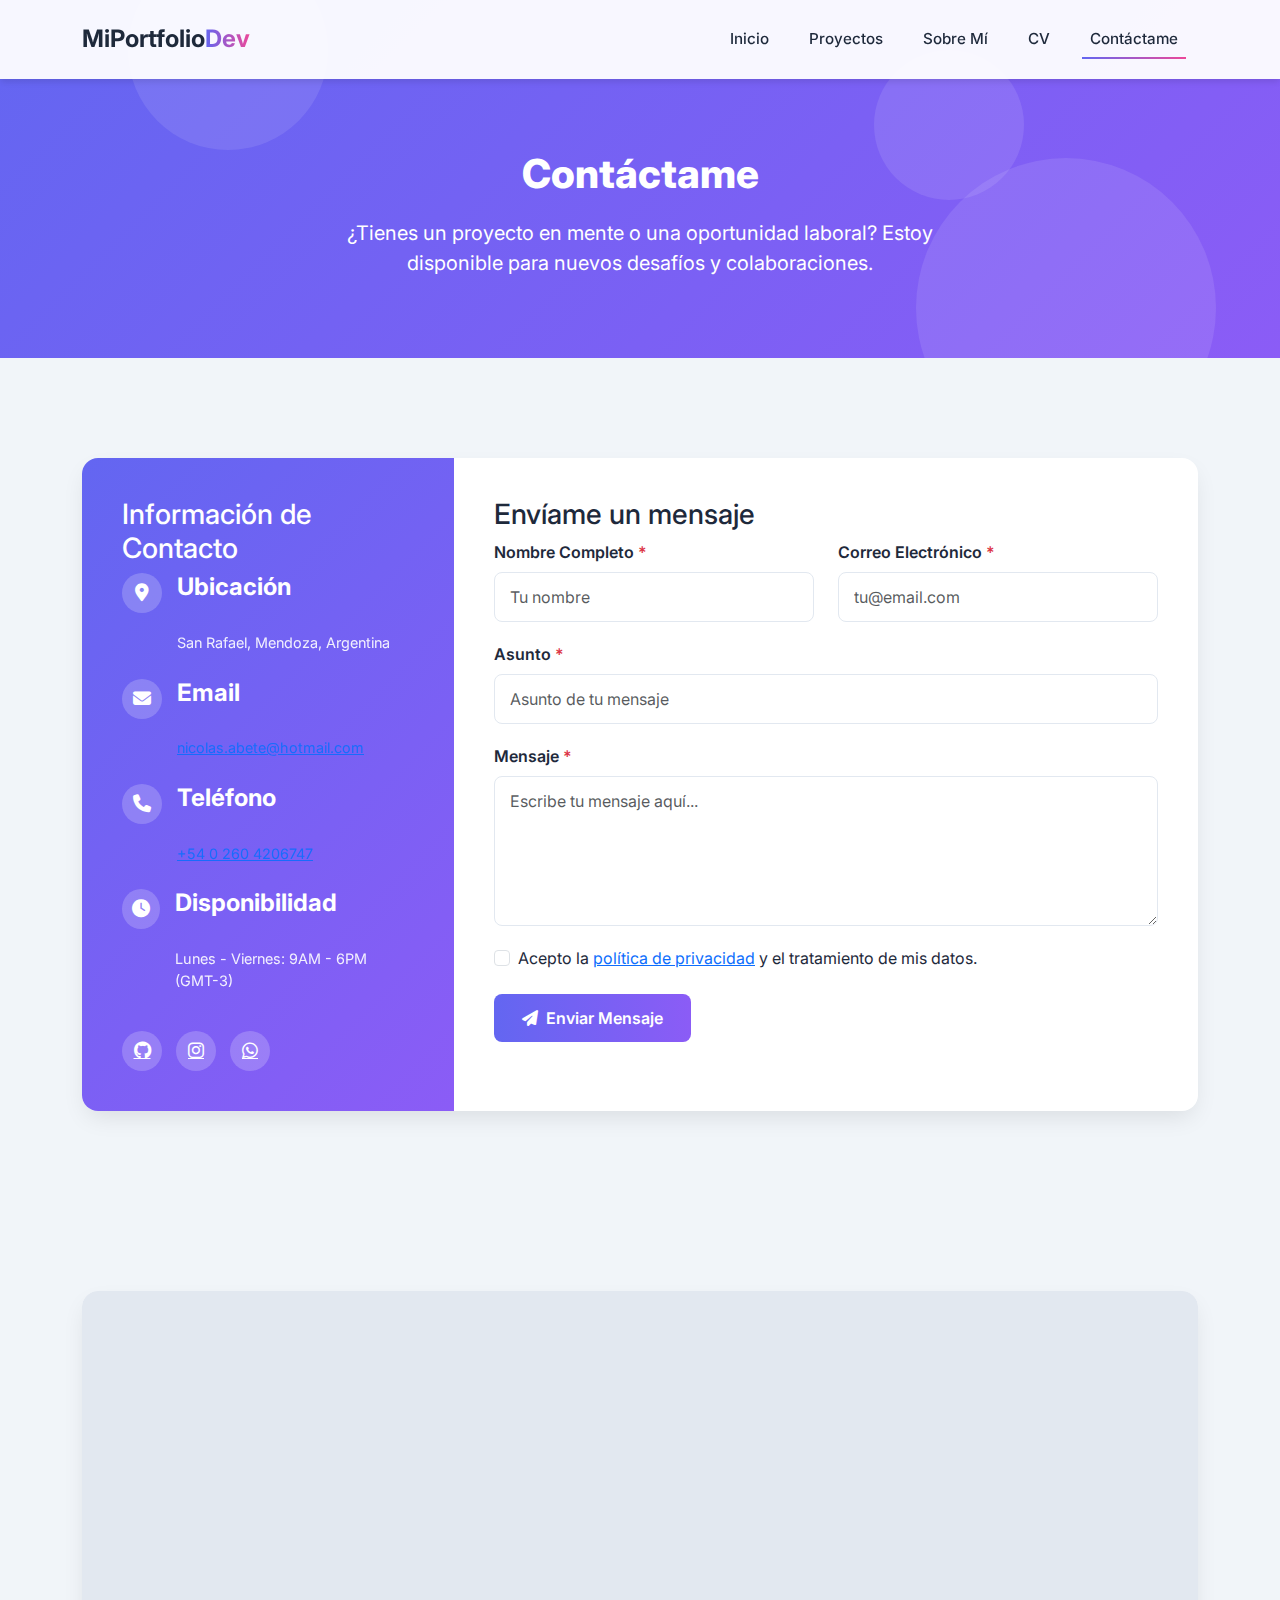
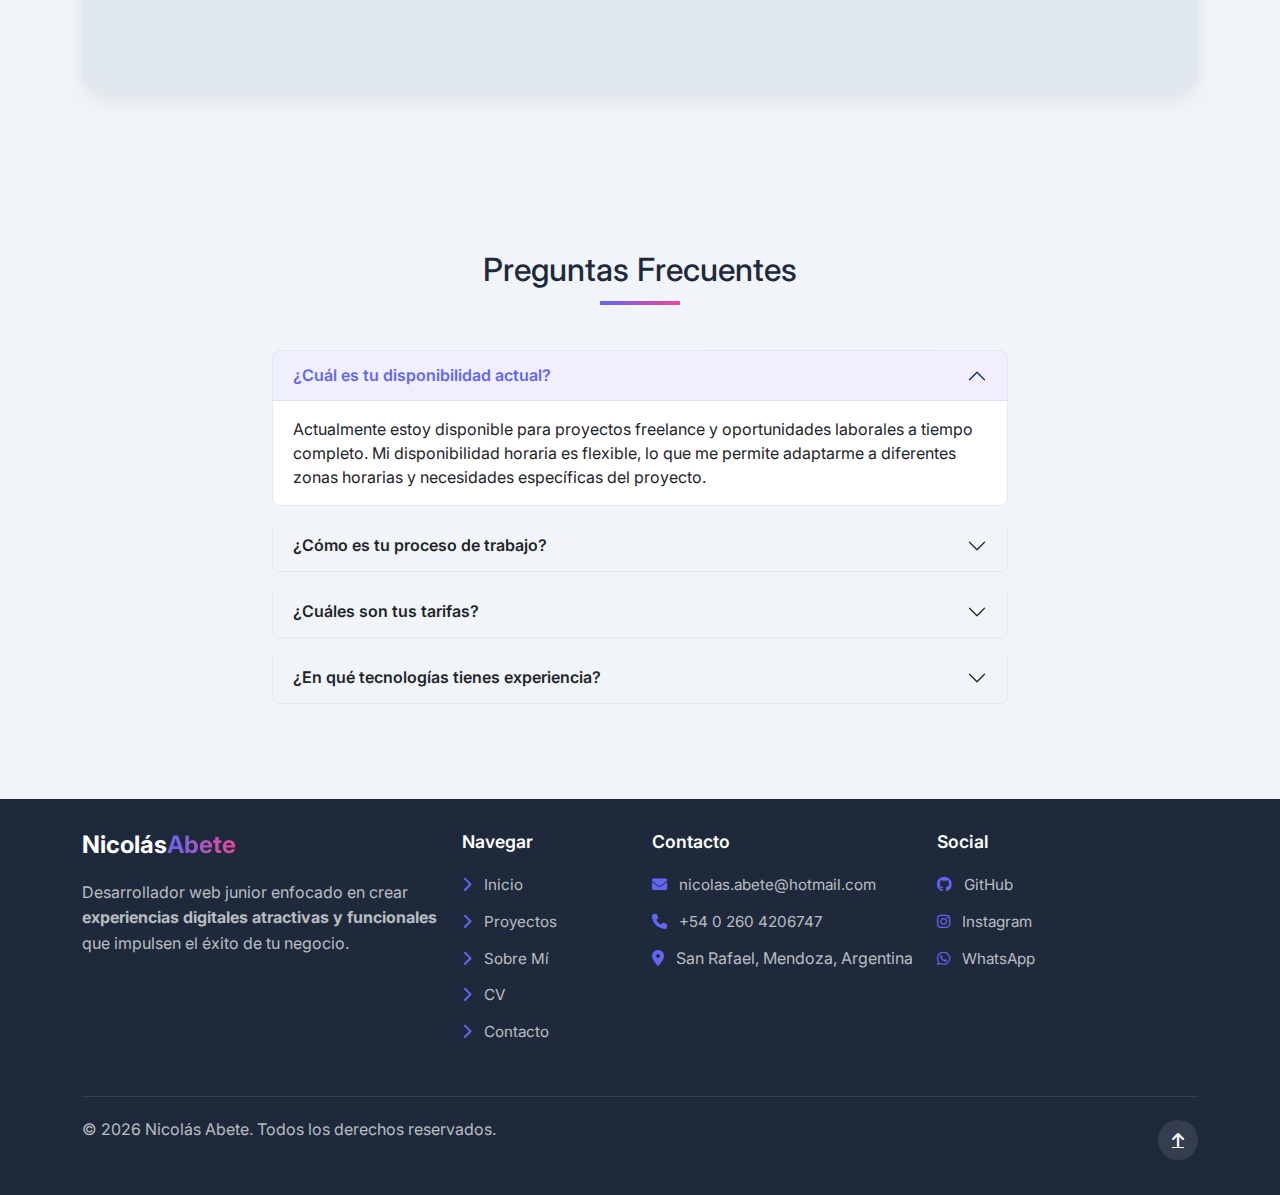
<file: pages/contacto.html>
<!DOCTYPE html>
<html lang="es">
<head>
    <meta charset="UTF-8">
    <meta name="viewport" content="width=device-width, initial-scale=1.0">
    
    <!-- Meta tags SEO mejorados -->
    <meta name="description" content="Contáctame para proyectos web, oportunidades laborales o consultas. Desarrollador Web Full-Stack Junior en San Rafael, Mendoza con experiencia en HTML, CSS, JavaScript, React y Node.js.">
    <meta name="keywords" content="contacto desarrollador web, contratar programador, freelance web, servicios desarrollo web, San Rafael, Mendoza, Nicolás Abete">
    <meta name="author" content="Nicolás Abete">
    <meta name="robots" content="index, follow">
    <meta property="og:title" content="Contacta con Nicolás Abete | Desarrollador Web Full-Stack Junior">
    <meta property="og:description" content="¿Tienes un proyecto en mente o una oportunidad laboral? Contáctame para convertir tus ideas en soluciones web funcionales y atractivas.">
    <meta property="og:image" content="../img/img-code.png">
    <meta property="og:url" content="https://nicolasabete.com.ar/pages/contacto.html">
    <meta property="og:type" content="website">
    <meta name="twitter:card" content="summary_large_image">
    <meta name="twitter:title" content="Contacta con Nicolás Abete | Desarrollador Web Junior">
    <meta name="twitter:description" content="Disponible para proyectos web y oportunidades laborales en San Rafael, Mendoza y remotamente.">
    
    <title>Contacto | Nicolás Abete - Desarrollador Web Full-Stack en Argentina</title>
    
    <!-- Bootstrap CSS con preload -->
    <link rel="preload" href="https://cdnjs.cloudflare.com/ajax/libs/bootstrap/5.3.0/css/bootstrap.min.css" as="style">
    <link href="https://cdnjs.cloudflare.com/ajax/libs/bootstrap/5.3.0/css/bootstrap.min.css" rel="stylesheet">
    <!-- Font Awesome con preload -->
    <link rel="preload" href="https://cdnjs.cloudflare.com/ajax/libs/font-awesome/6.4.0/css/all.min.css" as="style">
    <link href="https://cdnjs.cloudflare.com/ajax/libs/font-awesome/6.4.0/css/all.min.css" rel="stylesheet">
    <!-- Google Fonts - Preload para optimizar -->
    <link rel="preconnect" href="https://fonts.googleapis.com">
    <link rel="preconnect" href="https://fonts.gstatic.com" crossorigin>
    <link href="https://fonts.googleapis.com/css2?family=Inter:wght@300;400;500;600;700;800&display=swap" rel="stylesheet">
    <!-- CSS principal con preload -->
    <link rel="preload" href="../estilos/style.css" as="style">
    <link rel="stylesheet" href="../estilos/style.css">
    <!-- Favicon y compatibilidad -->
    <link rel="icon" href="../favicon.ico" type="image/x-icon">
    <link rel="apple-touch-icon" sizes="180x180" href="../apple-touch-icon.png">
    <link rel="canonical" href="https://nicolasabete.com.ar/pages/contacto.html">
    
    <!-- Datos estructurados (Schema.org) para SEO -->
    <script type="application/ld+json">
    {
        "@context": "https://schema.org",
        "@type": "ContactPage",
        "name": "Contacta con Nicolás Abete",
        "description": "Página de contacto para consultas, proyectos web y oportunidades laborales",
        "url": "https://nicolasabete.com.ar/pages/contacto.html",
        "mainEntity": {
            "@type": "Person",
            "name": "Nicolás Abete",
            "jobTitle": "Desarrollador Web Full-Stack Junior",
            "email": "nicolas.abete@hotmail.com",
            "telephone": "+5402604206747",
            "sameAs": [
                "https://github.com/NicolasAbete",
                "https://www.instagram.com/nicoabete_/"
            ],
            "address": {
                "@type": "PostalAddress",
                "addressLocality": "San Rafael",
                "addressRegion": "Mendoza",
                "addressCountry": "Argentina"
            }
        },
        "potentialAction": {
            "@type": "CommunicateAction",
            "target": {
                "@type": "EntryPoint",
                "urlTemplate": "mailto:nicolas.abete@hotmail.com",
                "inLanguage": "es",
                "name": "Formulario de contacto"
            },
            "instrument": {
                "@type": "WebForm"
            }
        }
    }
    </script>
</head>

<body>
    <!-- Navbar mejorado con atributos ARIA -->
    <nav class="navbar navbar-expand-lg navbar-light fixed-top" aria-label="Navegación principal">
        <div class="container">
            <a class="navbar-brand" href="../index.html" aria-label="Inicio">
                <span class="brand-text">MiPortfolio</span><span class="brand-highlight">Dev</span>
            </a>
            <button class="navbar-toggler" type="button" data-bs-toggle="collapse" data-bs-target="#navbarNav" 
                    aria-controls="navbarNav" aria-expanded="false" aria-label="Alternar navegación">
                <span class="navbar-toggler-icon"></span>
            </button>
            <div class="collapse navbar-collapse" id="navbarNav">
                <ul class="navbar-nav ms-auto">
                    <li class="nav-item">
                        <a class="nav-link" href="../index.html">Inicio</a>
                    </li>
                    <li class="nav-item">
                        <a class="nav-link" href="./proyectos.html">Proyectos</a>
                    </li>
                    <li class="nav-item">
                        <a class="nav-link" href="./sobreMi.html">Sobre Mí</a>
                    </li>
                    <li class="nav-item">
                        <a class="nav-link" href="./cv.html">CV</a>
                    </li>
                    <li class="nav-item">
                        <a class="nav-link active" href="./contacto.html" aria-current="page">Contáctame</a>
                    </li>
                </ul>
            </div>
        </div>
    </nav>

    <!-- Page Header optimizado semánticamente -->
    <header class="contacto-page-header text-center" aria-labelledby="contact-page-title">
        <div class="contacto-circle contacto-circle-1" aria-hidden="true"></div>
        <div class="contacto-circle contacto-circle-2" aria-hidden="true"></div>
        <div class="contacto-circle contacto-circle-3" aria-hidden="true"></div>
        <div class="container">
            <h1 id="contact-page-title">Contáctame</h1>
            <p>¿Tienes un proyecto en mente o una oportunidad laboral? Estoy disponible para nuevos desafíos y colaboraciones.</p>
        </div>
    </header>

    <!-- Contact Section con mejoras de accesibilidad -->
    <section class="contacto-section" aria-labelledby="contact-info-heading">
        <div class="container">
            <div class="contacto-card">
                <div class="row g-0">
                    <div class="col-lg-4">
                        <div class="contacto-info">
                            <h2 id="contact-info-heading" class="h3">Información de Contacto</h2>
                            <address class="mb-0">
                                <div class="contacto-item">
                                    <div class="contacto-icon">
                                        <i class="fas fa-map-marker-alt" aria-hidden="true"></i>
                                    </div>
                                    <div class="contacto-text">
                                        <h3 class="h4">Ubicación</h3>
                                        <p>San Rafael, Mendoza, Argentina</p>
                                    </div>
                                </div>
                                <div class="contacto-item">
                                    <div class="contacto-icon">
                                        <i class="fas fa-envelope" aria-hidden="true"></i>
                                    </div>
                                    <div class="contacto-text">
                                        <h3 class="h4">Email</h3>
                                        <p><a href="mailto:nicolas.abete@hotmail.com">nicolas.abete@hotmail.com</a></p>
                                    </div>
                                </div>
                                <div class="contacto-item">
                                    <div class="contacto-icon">
                                        <i class="fas fa-phone" aria-hidden="true"></i>
                                    </div>
                                    <div class="contacto-text">
                                        <h3 class="h4">Teléfono</h3>
                                        <p><a href="tel:+5402604206747">+54 0 260 4206747</a></p>
                                    </div>
                                </div>
                                <div class="contacto-item">
                                    <div class="contacto-icon">
                                        <i class="fas fa-clock" aria-hidden="true"></i>
                                    </div>
                                    <div class="contacto-text">
                                        <h3 class="h4">Disponibilidad</h3>
                                        <p>Lunes - Viernes: 9AM - 6PM (GMT-3)</p>
                                    </div>
                                </div>
                            </address>
                            <div class="contacto-social-links" aria-label="Enlaces a redes sociales">
                                <a href="https://github.com/NicolasAbete" target="_blank" rel="noopener" aria-label="GitHub">
                                    <i class="fab fa-github" aria-hidden="true"></i>
                                </a>
                                <a href="https://www.instagram.com/nicoabete_/" target="_blank" rel="noopener" aria-label="Instagram">
                                    <i class="fab fa-instagram" aria-hidden="true"></i>
                                </a>
                                <a href="https://wa.link/ya1z1n" target="_blank" rel="noopener" aria-label="WhatsApp">
                                    <i class="fab fa-whatsapp" aria-hidden="true"></i>
                                </a>
                            </div>
                        </div>
                    </div>
                    <div class="col-lg-8">
                        <div class="contacto-form">
                            <h2 id="contact-form-heading" class="h3">Envíame un mensaje</h2>
                            <form id="contactForm" aria-labelledby="contact-form-heading">
                                <div class="row">
                                    <div class="col-md-6">
                                        <div class="mb-3">
                                            <label for="name" class="contacto-form-label">Nombre Completo <span class="text-danger">*</span></label>
                                            <input type="text" class="form-control contacto-form-control" id="name" placeholder="Tu nombre" required aria-required="true">
                                        </div>
                                    </div>
                                    <div class="col-md-6">
                                        <div class="mb-3">
                                            <label for="email" class="contacto-form-label">Correo Electrónico <span class="text-danger">*</span></label>
                                            <input type="email" class="form-control contacto-form-control" id="email" placeholder="tu@email.com" required aria-required="true">
                                        </div>
                                    </div>
                                </div>
                                <div class="mb-3">
                                    <label for="subject" class="contacto-form-label">Asunto <span class="text-danger">*</span></label>
                                    <input type="text" class="form-control contacto-form-control" id="subject" placeholder="Asunto de tu mensaje" required aria-required="true">
                                </div>
                                <div class="mb-3">
                                    <label for="message" class="contacto-form-label">Mensaje <span class="text-danger">*</span></label>
                                    <textarea class="form-control contacto-form-control" id="message" rows="5" placeholder="Escribe tu mensaje aquí..." required aria-required="true"></textarea>
                                </div>
                                <div class="form-check mb-4">
                                    <input class="form-check-input" type="checkbox" id="privacyCheck" required aria-required="true">
                                    <label class="form-check-label" for="privacyCheck">
                                        Acepto la <a href="#" aria-label="Leer política de privacidad">política de privacidad</a> y el tratamiento de mis datos.
                                    </label>
                                </div>
                                <button type="submit" class="btn contacto-btn-primary">
                                    <i class="fas fa-paper-plane me-2" aria-hidden="true"></i>Enviar Mensaje
                                </button>
                            </form>
                        </div>
                    </div>
                </div>
            </div>
        </div>
    </section>

    <!-- Map Section con optimización de rendimiento -->
    <section class="contacto-map-section" aria-labelledby="location-map-heading">
        <div class="container">
            <h2 id="location-map-heading" class="visually-hidden">Ubicación</h2>
            <div class="contacto-map-card">
                <div class="contacto-map-placeholder">
                    <iframe src="https://www.google.com/maps/embed?pb=!1m18!1m12!1m3!1d1641.5967903349042!2d-68.30703970121054!3d-34.62454806740236!2m3!1f0!2f0!3f0!3m2!1i1024!2i768!4f13.1!3m3!1m2!1s0x9679a823c76dc0db%3A0xd2b7429c4584503f!2sRiobamba%2026%2C%20M5600%20San%20Rafael%2C%20Mendoza!5e0!3m2!1ses-419!2sar!4v1743813529241!5m2!1ses-419!2sar" 
                        width="100%" height="400" style="border:0;" allowfullscreen="" loading="lazy" referrerpolicy="no-referrer-when-downgrade" 
                        title="Ubicación de Nicolás Abete en San Rafael, Mendoza, Argentina"></iframe>
                </div>
            </div>
        </div>
    </section>

    <!-- FAQ Section con mejor estructura de microdata -->
    <section class="contacto-faq-section" aria-labelledby="faq-heading">
        <div class="container">
            <h2 id="faq-heading" class="contacto-section-title">Preguntas Frecuentes</h2>
            <div class="row justify-content-center">
                <div class="col-lg-8">
                    <div class="accordion" id="faqAccordion" itemscope itemtype="https://schema.org/FAQPage">
                        <div class="contacto-accordion-item accordion-item" itemscope itemprop="mainEntity" itemtype="https://schema.org/Question">
                            <h3 class="accordion-header">
                                <button class="contacto-accordion-button accordion-button" type="button" data-bs-toggle="collapse" 
                                        data-bs-target="#faq1" aria-expanded="true" aria-controls="faq1" itemprop="name">
                                    ¿Cuál es tu disponibilidad actual?
                                </button>
                            </h3>
                            <div id="faq1" class="accordion-collapse collapse show" data-bs-parent="#faqAccordion" itemscope itemprop="acceptedAnswer" itemtype="https://schema.org/Answer">
                                <div class="accordion-body" itemprop="text">
                                    Actualmente estoy disponible para proyectos freelance y oportunidades laborales a tiempo completo. Mi disponibilidad horaria es flexible, lo que me permite adaptarme a diferentes zonas horarias y necesidades específicas del proyecto.
                                </div>
                            </div>
                        </div>
                        <div class="contacto-accordion-item accordion-item" itemscope itemprop="mainEntity" itemtype="https://schema.org/Question">
                            <h3 class="accordion-header">
                                <button class="contacto-accordion-button accordion-button collapsed" type="button" data-bs-toggle="collapse" 
                                        data-bs-target="#faq2" aria-expanded="false" aria-controls="faq2" itemprop="name">
                                    ¿Cómo es tu proceso de trabajo?
                                </button>
                            </h3>
                            <div id="faq2" class="accordion-collapse collapse" data-bs-parent="#faqAccordion" itemscope itemprop="acceptedAnswer" itemtype="https://schema.org/Answer">
                                <div class="accordion-body" itemprop="text">
                                    Mi proceso de trabajo comienza con una reunión inicial para entender tus necesidades y objetivos. Luego, desarrollo un plan de acción y cronograma. Mantengo comunicación constante durante todo el proyecto, con reuniones regulares para mostrar avances y recopilar feedback.
                                </div>
                            </div>
                        </div>
                        <div class="contacto-accordion-item accordion-item" itemscope itemprop="mainEntity" itemtype="https://schema.org/Question">
                            <h3 class="accordion-header">
                                <button class="contacto-accordion-button accordion-button collapsed" type="button" data-bs-toggle="collapse" 
                                        data-bs-target="#faq3" aria-expanded="false" aria-controls="faq3" itemprop="name">
                                    ¿Cuáles son tus tarifas?
                                </button>
                            </h3>
                            <div id="faq3" class="accordion-collapse collapse" data-bs-parent="#faqAccordion" itemscope itemprop="acceptedAnswer" itemtype="https://schema.org/Answer">
                                <div class="accordion-body" itemprop="text">
                                    Mis tarifas varían según el tipo y alcance del proyecto. Puedo trabajar por proyecto con un precio fijo acordado previamente o por hora, dependiendo de tus necesidades. Contáctame con los detalles de tu proyecto para recibir un presupuesto personalizado.
                                </div>
                            </div>
                        </div>
                        <div class="contacto-accordion-item accordion-item" itemscope itemprop="mainEntity" itemtype="https://schema.org/Question">
                            <h3 class="accordion-header">
                                <button class="contacto-accordion-button accordion-button collapsed" type="button" data-bs-toggle="collapse" 
                                        data-bs-target="#faq4" aria-expanded="false" aria-controls="faq4" itemprop="name">
                                    ¿En qué tecnologías tienes experiencia?
                                </button>
                            </h3>
                            <div id="faq4" class="accordion-collapse collapse" data-bs-parent="#faqAccordion" itemscope itemprop="acceptedAnswer" itemtype="https://schema.org/Answer">
                                <div class="accordion-body" itemprop="text">
                                    Tengo experiencia trabajando con HTML5, CSS3, JavaScript, Bootstrap, React.js en frontend. Para backend, manejo Node.js, Express y conocimientos de bases de datos como MySQL y MongoDB. También estoy familiarizado con herramientas como Git, GitHub y metodologías de desarrollo ágil.
                                </div>
                            </div>
                        </div>
                    </div>
                </div>
            </div>
        </div>
    </section>



    <!-- Footer mejorado con mejor estructura y microformatos -->
    <footer itemscope itemtype="https://schema.org/WPFooter">
        <div class="container">
            <div class="row">
                <div class="col-md-4 mb-4 mb-md-0">
                    <h5 class="brand-footer">Nicolás<span>Abete</span></h5>
                    <p>Desarrollador web junior enfocado en crear <strong>experiencias digitales atractivas y funcionales</strong> que impulsen el éxito de tu negocio.</p>
                </div>
                <div class="col-md-2 mb-4 mb-md-0 footer-links">
                    <h5>Navegar</h5>
                    <ul>
                        <li><a href="../index.html"><i class="fas fa-chevron-right" aria-hidden="true"></i> Inicio</a></li>
                        <li><a href="./proyectos.html"><i class="fas fa-chevron-right" aria-hidden="true"></i> Proyectos</a></li>
                        <li><a href="./sobreMi.html"><i class="fas fa-chevron-right" aria-hidden="true"></i> Sobre Mí</a></li>
                        <li><a href="./cv.html"><i class="fas fa-chevron-right" aria-hidden="true"></i> CV</a></li>
                        <li><a href="./contacto.html"><i class="fas fa-chevron-right" aria-hidden="true"></i> Contacto</a></li>
                    </ul>
                </div>
                <div class="col-md-3 mb-4 mb-md-0 footer-links">
                    <h5>Contacto</h5>
                    <ul itemscope itemtype="https://schema.org/Person">
                        <meta itemprop="name" content="Nicolás Abete">
                        <li><a href="mailto:nicolas.abete@hotmail.com" itemprop="email"><i class="fas fa-envelope me-2" aria-hidden="true"></i> nicolas.abete@hotmail.com</a></li>
                        <li><a href="tel:+5402604206747" itemprop="telephone"><i class="fas fa-phone me-2" aria-hidden="true"></i> +54 0 260 4206747</a></li>
                        <li itemprop="address" itemscope itemtype="https://schema.org/PostalAddress">
                            <i class="fas fa-map-marker-alt me-2" aria-hidden="true"></i>
                            <span itemprop="addressLocality">San Rafael</span>,
                            <span itemprop="addressRegion">Mendoza</span>,
                            <span itemprop="addressCountry">Argentina</span>
                        </li>
                    </ul>
                </div>
                <div class="col-md-3 footer-links">
                    <h5>Social</h5>
                    <ul>
                        <li><a href="https://github.com/NicolasAbete" target="_blank" rel="noopener"><i class="fab fa-github me-2" aria-hidden="true"></i> GitHub</a></li>
                        <li><a href="https://www.instagram.com/nicoabete_/" target="_blank" rel="noopener"><i class="fab fa-instagram me-2" aria-hidden="true"></i> Instagram</a></li>
                        <li><a href="https://wa.link/ya1z1n" target="_blank" rel="noopener"><i class="fab fa-whatsapp me-2" aria-hidden="true"></i> WhatsApp</a></li>
                    </ul>
                </div>
            </div>
            <div class="copyright">
                <p>&copy; <span id="current-year">2025</span> Nicolás Abete. Todos los derechos reservados.</p>
                <div class="scroll-top">
                    <a href="#" id="scroll-to-top" aria-label="Volver arriba"><i class="fas fa-arrow-up" aria-hidden="true"></i></a>
                </div>
            </div>
        </div>
    </footer>

    <!-- Bootstrap Bundle with Popper optimizado con carga diferida -->
    <script src="https://cdnjs.cloudflare.com/ajax/libs/bootstrap/5.3.0/js/bootstrap.bundle.min.js" defer></script>
    
    <!-- JavaScript principal optimizado -->
    <script>

        // Carga diferida de scripts
    document.addEventListener('DOMContentLoaded', function() {
    // Validación y envío del formulario
    const contactForm = document.getElementById('contactForm');
    if (contactForm) {
        contactForm.addEventListener('submit', function(event) {
            event.preventDefault();
            
            // Validación detallada del formulario
            const name = document.getElementById('name').value.trim();
            const email = document.getElementById('email').value.trim();
            const subject = document.getElementById('subject').value.trim();
            const message = document.getElementById('message').value.trim();
            const privacyCheck = document.getElementById('privacyCheck').checked;
            
            let isValid = true;
            let errorMessage = '';
            
            // Validar nombre
            if (!name) {
                isValid = false;
                errorMessage = 'Por favor ingresa tu nombre completo.';
            }
            
            // Validar email con expresión regular
            const emailRegex = /^[^\s@]+@[^\s@]+\.[^\s@]+$/;
            if (!email || !emailRegex.test(email)) {
                isValid = false;
                errorMessage = errorMessage || 'Por favor ingresa un correo electrónico válido.';
            }
            
            // Validar asunto
            if (!subject) {
                isValid = false;
                errorMessage = errorMessage || 'Por favor ingresa el asunto de tu mensaje.';
            }
            
            // Validar mensaje
            if (!message) {
                isValid = false;
                errorMessage = errorMessage || 'Por favor escribe tu mensaje.';
            }
            
            // Validar política de privacidad
            if (!privacyCheck) {
                isValid = false;
                errorMessage = errorMessage || 'Debes aceptar la política de privacidad.';
            }
            
            if (isValid) {
                // Aquí normalmente enviarías los datos a un servidor
                // Simular envío exitoso con un mensaje
                const submitButton = contactForm.querySelector('button[type="submit"]');
                const originalText = submitButton.innerHTML;
                
                // Cambiar texto del botón e inhabilitar
                submitButton.innerHTML = '<i class="fas fa-spinner fa-spin me-2"></i>Enviando...';
                submitButton.disabled = true;
                
                // Simular demora de envío
                setTimeout(function() {
                    // Mostrar mensaje de éxito
                    alert('¡Mensaje enviado correctamente! Te responderé lo antes posible.');
                    
                    // Restablecer formulario y botón
                    contactForm.reset();
                    submitButton.innerHTML = originalText;
                    submitButton.disabled = false;
                    
                    // Opcional: seguimiento de conversión (se implementaría con un servicio real)
                    if (typeof gtag === 'function') {
                        gtag('event', 'form_submission', {
                            'event_category': 'Contact',
                            'event_label': 'Contact Form'
                        });
                    }
                }, 1500);
            } else {
                // Mostrar mensaje de error
                alert(errorMessage);
            }
        });
    }
    
    // Efecto navbar al hacer scroll - optimizado
    const navbar = document.querySelector('.navbar');
    const handleScroll = () => {
        if (window.scrollY > 50) {
            navbar.classList.add('navbar-scrolled');
        } else {
            navbar.classList.remove('navbar-scrolled');
        }
    };
    window.addEventListener('scroll', handleScroll, { passive: true });
    handleScroll(); // Aplicar estado inicial
    
    // Funcionalidad de scroll hacia arriba
    const scrollToTop = document.getElementById('scroll-to-top');
    if (scrollToTop) {
        scrollToTop.addEventListener('click', function(e) {
            e.preventDefault();
            window.scrollTo({
                top: 0,
                behavior: 'smooth'
            });
        });
    }
    
    // Actualizar año en el copyright
    const yearElement = document.getElementById('current-year');
    if (yearElement) {
        yearElement.textContent = new Date().getFullYear();
    }
    
    // Añadir atributos de accesibilidad a elementos dinámicos
    document.querySelectorAll('a[href^="tel:"]').forEach(link => {
        link.setAttribute('aria-label', 'Llamar al teléfono');
    });
    
    document.querySelectorAll('a[href^="mailto:"]').forEach(link => {
        link.setAttribute('aria-label', 'Enviar email');
    });
    
    // Mejorar el rendimiento de interacción con los elementos del formulario
    const formInputs = document.querySelectorAll('.contacto-form-control');
    formInputs.forEach(input => {
        // Añadir clases de estado para mejorar feedback visual
        input.addEventListener('focus', function() {
            this.parentElement.classList.add('input-focused');
        });
        
        input.addEventListener('blur', function() {
            this.parentElement.classList.remove('input-focused');
            if (this.value.trim()) {
                this.classList.add('is-valid');
            } else {
                this.classList.remove('is-valid');
            }
        });

        // Validación en tiempo real para mejorar UX
        input.addEventListener('input', function() {
            if (input.type === 'email') {
                const emailRegex = /^[^\s@]+@[^\s@]+\.[^\s@]+$/;
                if (emailRegex.test(input.value.trim())) {
                    input.classList.add('is-valid');
                    input.classList.remove('is-invalid');
                } else {
                    input.classList.remove('is-valid');
                    if (input.value.trim()) {
                        input.classList.add('is-invalid');
                    } else {
                        input.classList.remove('is-invalid');
                    }
                }
            }
        });
    });
    
    // Implementar lazy loading para la sección del mapa
    const mapObserver = new IntersectionObserver((entries) => {
        entries.forEach(entry => {
            if (entry.isIntersecting) {
                const iframe = entry.target.querySelector('iframe');
                if (iframe && iframe.dataset.src) {
                    iframe.src = iframe.dataset.src;
                    iframe.removeAttribute('data-src');
                }
                mapObserver.unobserve(entry.target);
            }
        });
    }, { rootMargin: '200px' });
    
    const mapSection = document.querySelector('.contacto-map-placeholder');
    if (mapSection) {
        mapObserver.observe(mapSection);
    }
    
    // Añadir efecto de animación al formulario para mejorar UX
    const animateElements = document.querySelectorAll('.contacto-info, .contacto-form');
    animateElements.forEach(element => {
        element.classList.add('animate-on-scroll');
    });
    
    // Optimización para dispositivos táctiles
    if ('ontouchstart' in window) {
        document.body.classList.add('touch-device');
        
        // Mejorar interacción en dispositivos táctiles para botones
        const touchButtons = document.querySelectorAll('.btn, .nav-link, .contacto-social-links a');
        touchButtons.forEach(button => {
            button.addEventListener('touchstart', function() {
                this.classList.add('touch-active');
            }, { passive: true });
            
            button.addEventListener('touchend', function() {
                this.classList.remove('touch-active');
            }, { passive: true });
        });
    }
    
    // Trackear eventos para analíticas (se implementaría con un servicio real)
    const trackableElements = document.querySelectorAll('.contacto-social-links a, .cta-buttons a');
    trackableElements.forEach(element => {
        element.addEventListener('click', function() {
            const label = this.textContent.trim() || this.getAttribute('aria-label');
            if (typeof gtag === 'function') {
                gtag('event', 'click', {
                    'event_category': 'Contact',
                    'event_label': label
                });
            }
        });
    });
    
    // Mejorar accesibilidad para el acordeón FAQ
    const faqButtons = document.querySelectorAll('.contacto-accordion-button');
    faqButtons.forEach(button => {
        button.addEventListener('keydown', function(e) {
            if (e.key === 'Enter' || e.key === ' ') {
                e.preventDefault();
                this.click();
            }
        });
    });
    
    // Detectar si JavaScript está habilitado y añadir clase al body
    document.body.classList.add('js-enabled');
    
    console.log('Página de contacto inicializada correctamente');
});
</script>
</body>
</html>
</file>
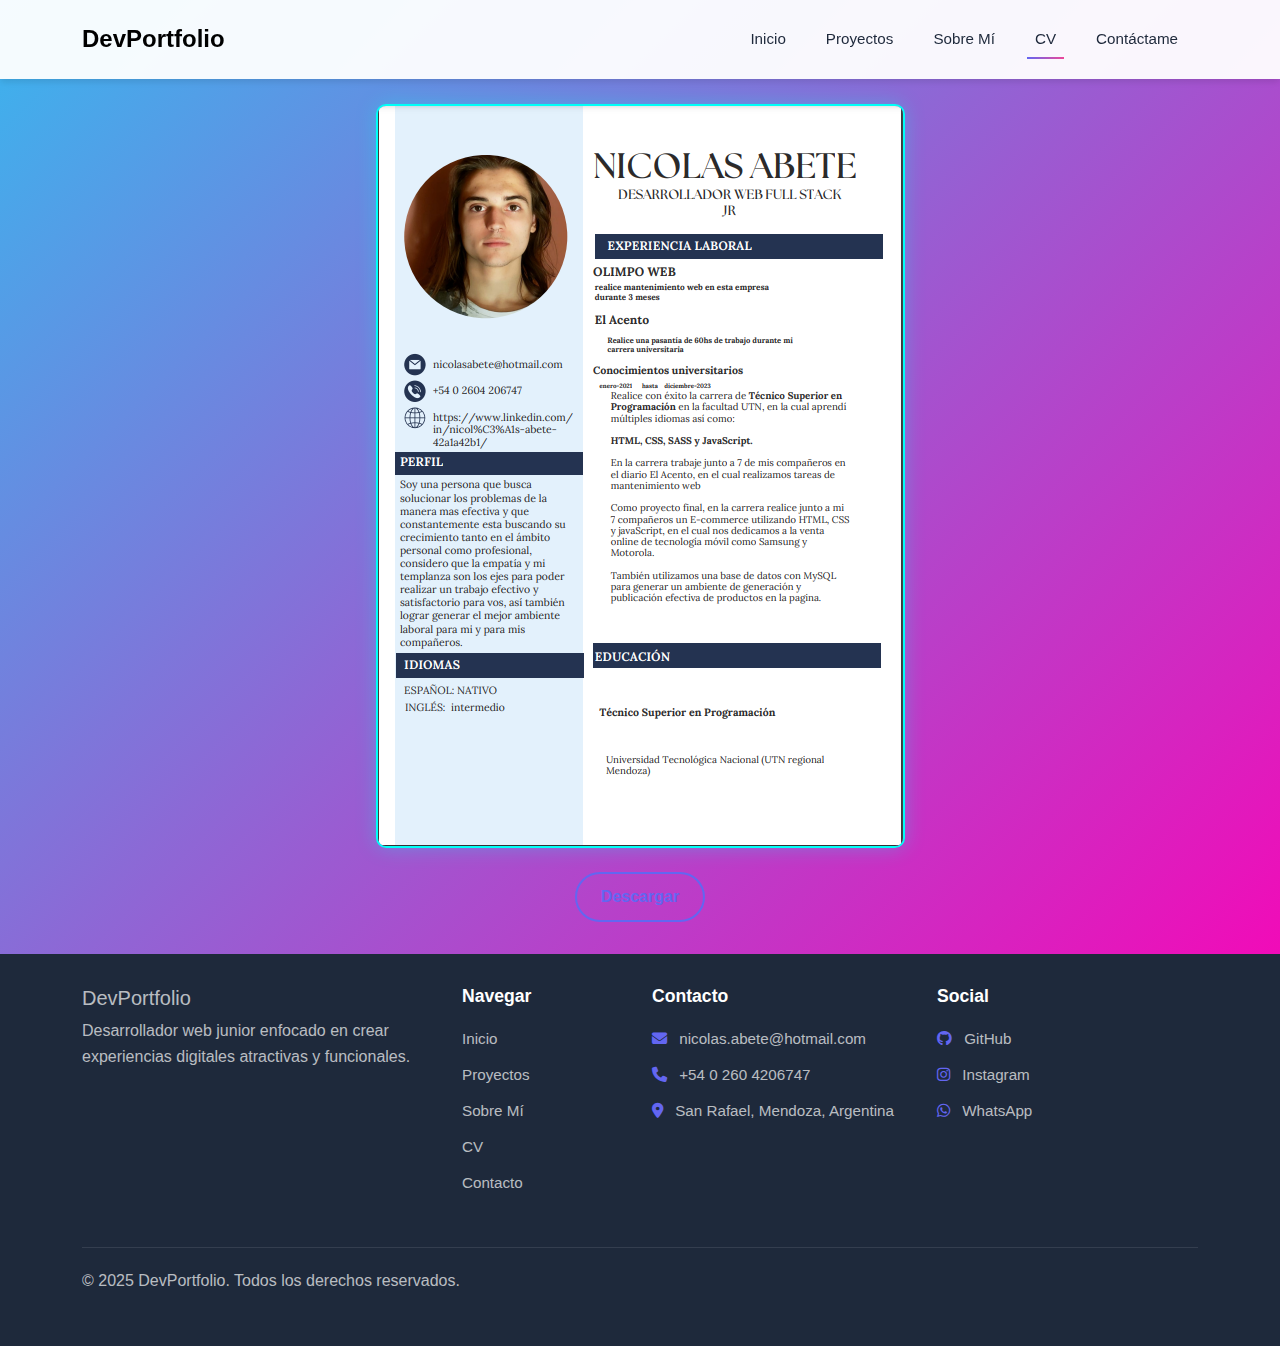
<file: pages/cv.html>
<head>
    <meta charset="UTF-8">
    <meta name="viewport" content="width=device-width, initial-scale=1.0">
    <title>Portfolio Web Junior | CV</title>
    <!-- Bootstrap CSS -->
    <link href="https://cdnjs.cloudflare.com/ajax/libs/bootstrap/5.3.0/css/bootstrap.min.css" rel="stylesheet">
    <!-- Font Awesome -->
    <link href="https://cdnjs.cloudflare.com/ajax/libs/font-awesome/6.4.0/css/all.min.css" rel="stylesheet">
    <link rel="stylesheet" href="../estilos/style.css">
</head>

<body>
    <!-- Navbar -->
    <nav class="navbar navbar-expand-lg navbar-light fixed-top">
        <div class="container">
            <a class="navbar-brand" href="../index.html">DevPortfolio</a>
            <button class="navbar-toggler" type="button" data-bs-toggle="collapse" data-bs-target="#navbarNav" aria-controls="navbarNav" aria-expanded="false" aria-label="Toggle navigation">
                <span class="navbar-toggler-icon"></span>
            </button>
            <div class="collapse navbar-collapse" id="navbarNav">
                <ul class="navbar-nav ms-auto">
                    <li class="nav-item">
                        <a class="nav-link" href="../index.html">Inicio</a>
                    </li>
                    <li class="nav-item">
                        <a class="nav-link" href="./proyectos.html">Proyectos</a>
                    </li>
                    <li class="nav-item">
                        <a class="nav-link" href="./sobreMi.html">Sobre Mí</a>
                    </li>
                    <li class="nav-item">
                        <a class="nav-link active" href="./cv.html">CV</a>
                    </li>
                    <li class="nav-item">
                        <a class="nav-link" href="./contacto.html">Contáctame</a>
                    </li>
                </ul>
            </div>
        </div>
    </nav>

    <div class="cv-container">
    
    <img src="../img/cv-solo.PNG" alt="Imagen del CV" class="cv-img" />
    <a href="../img/cv-solo.PNG" download="" class="btn btn-outline">Descargar</a>
    
    </div>
</body>
<!-- Footer -->
<footer>
    <div class="container">
        <div class="row">
            <div class="col-md-4 mb-4 mb-md-0">
                <h5>DevPortfolio</h5>
                <p>Desarrollador web junior enfocado en crear experiencias digitales atractivas y funcionales.</p>
            </div>
            <div class="col-md-2 mb-4 mb-md-0 footer-links">
                <h5>Navegar</h5>
                <ul>
                    <li><a href="../index.html">Inicio</a></li>
                    <li><a href="./proyectos.html">Proyectos</a></li>
                    <li><a href="./sobreMi.html">Sobre Mí</a></li>
                    <li><a href="./cv.html">CV</a></li>
                    <li><a href="./contacto.html">Contacto</a></li>
                </ul>
            </div>
            <div class="col-md-3 mb-4 mb-md-0 footer-links">
                <h5>Contacto</h5>
                <ul>
                    <li><a href="mailto:nicolas.abete@hotmail.com"><i class="fas fa-envelope me-2"></i> nicolas.abete@hotmail.com</a></li>
                    <li><a href="tel:+542604206747"><i class="fas fa-phone me-2"></i> +54 0 260 4206747</a></li>
                    <li><a href="#"><i class="fas fa-map-marker-alt me-2"></i> San Rafael, Mendoza, Argentina</a></li>
                </ul>
            </div>
            <div class="col-md-3 footer-links">
                <h5>Social</h5>
                <ul>
                    <li><a href="https://github.com/NicolasAbete" target="_blank"><i class="fab fa-github me-2"></i> GitHub</a></li>
                    <li><a href="https://www.instagram.com/nicoabete_/" target="_blank"><i class="fab fa-instagram me-2"></i> Instagram</a></li>
                    <li><a href="https://wa.link/ya1z1n" target="_blank"><i class="fab fa-whatsapp me-2"></i> WhatsApp</a></li>
                </ul>
            </div>
        </div>
        <div class="copyright">
            <p>&copy; 2025 DevPortfolio. Todos los derechos reservados.</p>
        </div>
    </div>
</footer>
<!-- Bootstrap Bundle with Popper -->
<script src="https://cdnjs.cloudflare.com/ajax/libs/bootstrap/5.3.0/js/bootstrap.bundle.min.js"></script>
<script>

    // Navbar scroll effect
    window.addEventListener('scroll', function() {
            const navbar = document.querySelector('.navbar');
            if (window.scrollY > 50) {
                navbar.style.padding = '10px 0';
                navbar.style.backgroundColor = 'rgba(255, 255, 255, 0.98)';
                navbar.style.boxShadow = '0 4px 10px -1px rgba(0, 0, 0, 0.1)';
            } else {
                navbar.style.padding = '20px 0';
                navbar.style.backgroundColor = 'rgba(255, 255, 255, 0.95)';
                navbar.style.boxShadow = '0 4px 6px -1px rgba(0, 0, 0, 0.1)';
            }
        });
    // Smooth scrolling
    document.querySelectorAll('a[href^="#"]').forEach(anchor => {
            anchor.addEventListener('click', function (e) {
                e.preventDefault();
                
                document.querySelector(this.getAttribute('href')).scrollIntoView({
                    behavior: 'smooth'
                });
            });
        });

</script>
</html>
</file>
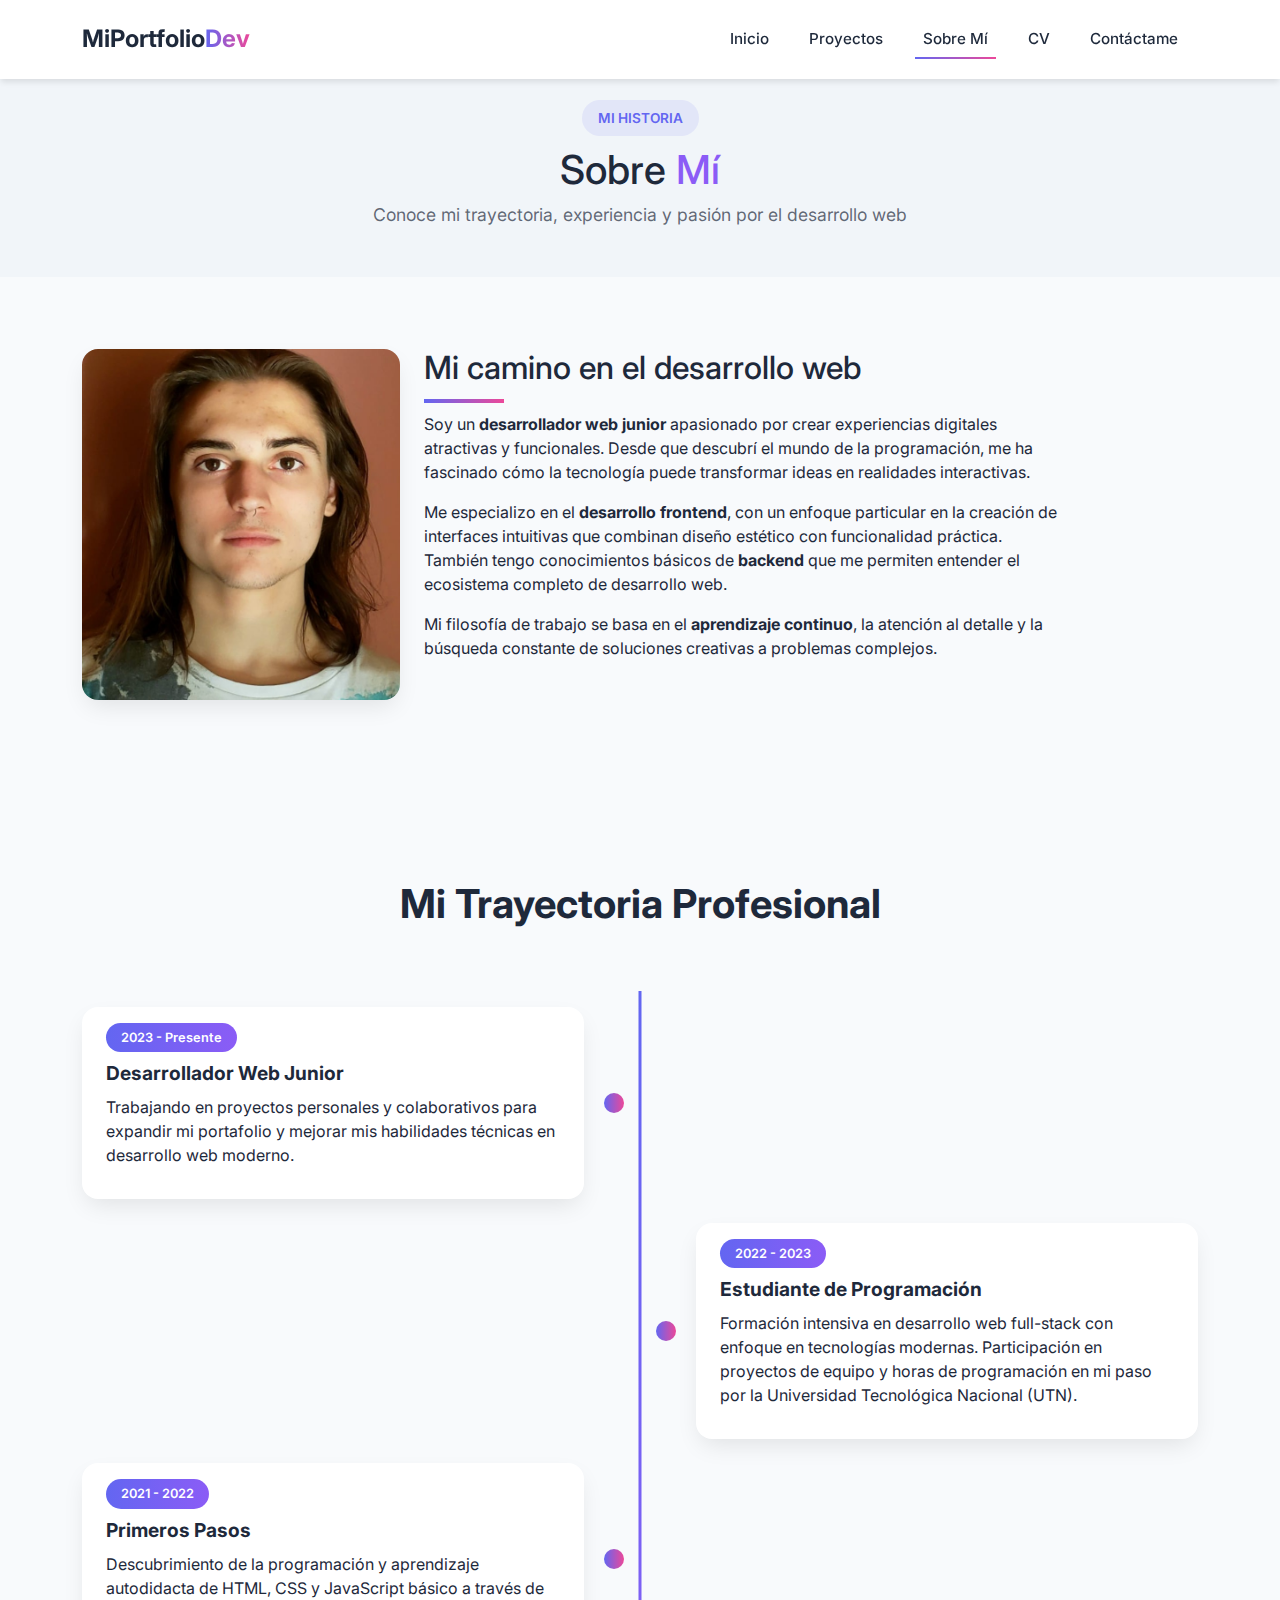
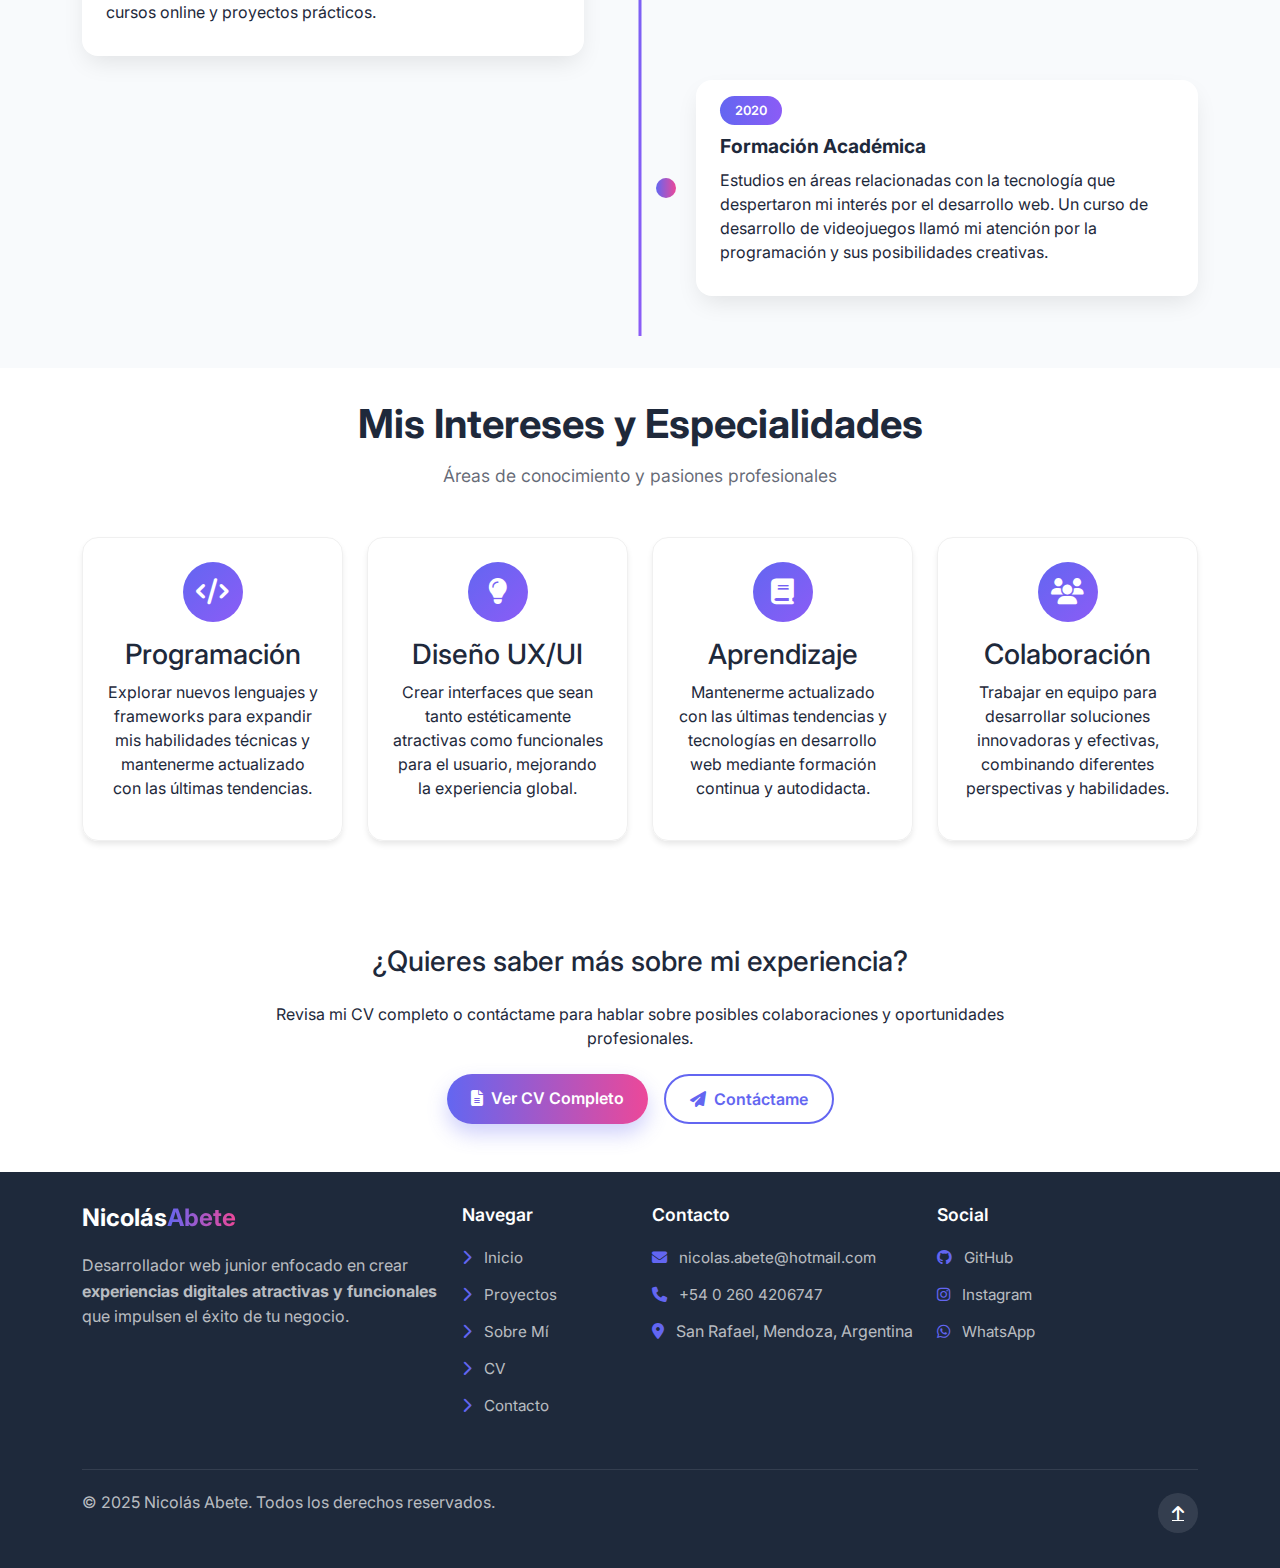
<file: pages/sobreMi.html>
<!DOCTYPE html>
<html lang="es">
<head>
    <meta charset="UTF-8">
    <meta name="viewport" content="width=device-width, initial-scale=1.0">
    
    <!-- Meta tags SEO mejorados -->
    <meta name="description" content="Conoce a Nicolás Abete, desarrollador web full-stack junior en San Rafael, Mendoza. Especializado en HTML, CSS, JavaScript, React y Node.js con experiencia en proyectos colaborativos e interfaces intuitivas.">
    <meta name="keywords" content="Nicolás Abete, desarrollador web, frontend, backend, full-stack, HTML, CSS, JavaScript, San Rafael, Mendoza, biografía desarrollador, portfolio desarrollador">
    <meta name="author" content="Nicolás Abete">
    <meta name="robots" content="index, follow">
    <meta property="og:title" content="Sobre Mí | Nicolás Abete - Desarrollador Web Full-Stack Junior">
    <meta property="og:description" content="Biografía profesional de Nicolás Abete, desarrollador web full-stack junior en San Rafael, Mendoza. Descubre mi trayectoria, formación y pasión por el desarrollo web.">
    <meta property="og:image" content="../img/nicoCara.jpeg">
    <meta property="og:url" content="https://nicolasabete.com.ar/pages/sobreMi.html">
    <meta property="og:type" content="website">
    <meta name="twitter:card" content="summary_large_image">
    <meta name="twitter:title" content="Sobre Mí | Nicolás Abete - Desarrollador Web Full-Stack Junior">
    <meta name="twitter:description" content="Biografía profesional de Nicolás Abete, desarrollador web full-stack junior en San Rafael, Mendoza.">
    
    <title>Sobre Mí | Nicolás Abete - Desarrollador Web Full-Stack Junior</title>
    
    <!-- Enlaces preload para optimización -->
    <link rel="preconnect" href="https://fonts.googleapis.com">
    <link rel="preconnect" href="https://fonts.gstatic.com" crossorigin>
    <link rel="preconnect" href="https://cdnjs.cloudflare.com">
    
    <!-- Bootstrap CSS -->
    <link href="https://cdnjs.cloudflare.com/ajax/libs/bootstrap/5.3.0/css/bootstrap.min.css" rel="stylesheet">
    <!-- Font Awesome -->
    <link href="https://cdnjs.cloudflare.com/ajax/libs/font-awesome/6.4.0/css/all.min.css" rel="stylesheet">
    <!-- Google Fonts -->
    <link href="https://fonts.googleapis.com/css2?family=Inter:wght@300;400;500;600;700;800&display=swap" rel="stylesheet">
    <!-- CSS principal -->
    <link rel="stylesheet" href="../estilos/style.css">
    
    <!-- Favicon y compatibilidad -->
    <link rel="icon" href="../favicon.ico" type="image/x-icon">
    <link rel="apple-touch-icon" sizes="180x180" href="../apple-touch-icon.png">
    <link rel="canonical" href="https://nicolasabete.com.ar/pages/sobreMi.html">
    
    <!-- Datos estructurados (Schema.org) para SEO -->
    <script type="application/ld+json">
    {
        "@context": "https://schema.org",
        "@type": "ProfilePage",
        "mainEntity": {
            "@type": "Person",
            "name": "Nicolás Abete",
            "url": "https://nicolasabete.com.ar",
            "jobTitle": "Desarrollador Web Full-Stack Junior",
            "description": "Desarrollador web junior apasionado por crear experiencias digitales atractivas y funcionales. Especializado en frontend con conocimientos de backend.",
            "image": "../img/nicoCara.jpeg",
            "sameAs": [
                "https://github.com/NicolasAbete",
                "https://www.instagram.com/nicoabete_/"
            ],
            "address": {
                "@type": "PostalAddress",
                "addressLocality": "San Rafael",
                "addressRegion": "Mendoza",
                "addressCountry": "Argentina"
            },
            "alumniOf": {
                "@type": "EducationalOrganization",
                "name": "Universidad Tecnológica Nacional",
                "alternateName": "UTN"
            },
            "knowsAbout": ["HTML", "CSS", "JavaScript", "React", "Node.js", "Diseño UX/UI"]
        }
    }
    </script>
</head>

<body>
    <!-- Navbar -->
    <nav class="navbar navbar-expand-lg navbar-light fixed-top" aria-label="Navegación principal">
        <div class="container">
            <a class="navbar-brand" href="../index.html" aria-label="Inicio">
                <span class="brand-text">MiPortfolio</span><span class="brand-highlight">Dev</span>
            </a>
            <button class="navbar-toggler" type="button" data-bs-toggle="collapse" 
                    data-bs-target="#navbarNav" aria-controls="navbarNav" 
                    aria-expanded="false" aria-label="Alternar navegación">
                <span class="navbar-toggler-icon"></span>
            </button>
            <div class="collapse navbar-collapse" id="navbarNav">
                <ul class="navbar-nav ms-auto">
                    <li class="nav-item">
                        <a class="nav-link" href="../index.html">Inicio</a>
                    </li>
                    <li class="nav-item">
                        <a class="nav-link" href="./proyectos.html">Proyectos</a>
                    </li>
                    <li class="nav-item">
                        <a class="nav-link active" href="./sobreMi.html" aria-current="page">Sobre Mí</a>
                    </li>
                    <li class="nav-item">
                        <a class="nav-link" href="./cv.html">CV</a>
                    </li>
                    <li class="nav-item">
                        <a class="nav-link" href="./contacto.html">Contáctame</a>
                    </li>
                </ul>
            </div>
        </div>
    </nav>

    <!-- Header Section -->
    <header class="about-header" aria-labelledby="about-heading">
        <div class="container">
            <div class="section-header text-center">
                <span class="section-badge">MI HISTORIA</span>
                <h1 id="about-heading">Sobre <span class="highlight-text">Mí</span></h1>
                <p class="section-subtitle">Conoce mi trayectoria, experiencia y pasión por el desarrollo web</p>
            </div>
        </div>
    </header>

    <!-- About Section -->
    <section class="about-section" aria-labelledby="bio-heading">
        <div class="container">
            <div class="about-intro">
                <div class="row align-items-center">
                    <div class="col-lg-5 sobreMi-img">
                        <div class="about-image">
                            <img src="../img/nicoCara.jpeg" alt="Nicolás Abete - Desarrollador Web Full-Stack" 
                                    class="img-fluid" width="400" height="400" loading="eager"
                                    onerror="this.src='/api/placeholder/400/400'; this.alt='Imagen de perfil de Nicolás Abete'">
                        </div>
                    </div>
                    <div class="col-lg-7">
                        <div class="about-content">
                            <h2 id="bio-heading">Mi camino en el desarrollo web</h2>
                            <p>Soy un <strong>desarrollador web junior</strong> apasionado por crear experiencias digitales atractivas y funcionales. Desde que descubrí el mundo de la programación, me ha fascinado cómo la tecnología puede transformar ideas en realidades interactivas.</p>
                            <p>Me especializo en el <strong>desarrollo frontend</strong>, con un enfoque particular en la creación de interfaces intuitivas que combinan diseño estético con funcionalidad práctica. También tengo conocimientos básicos de <strong>backend</strong> que me permiten entender el ecosistema completo de desarrollo web.</p>
                            <p>Mi filosofía de trabajo se basa en el <strong>aprendizaje continuo</strong>, la atención al detalle y la búsqueda constante de soluciones creativas a problemas complejos.</p>
                        </div>
                    </div>
                </div>
            </div>

            <div class="row my-5">
                <div class="col-12 text-center">
                    <h2 class="section-title" id="timeline-heading">Mi Trayectoria Profesional</h2>
                </div>
            </div>

            <!-- Timeline Section con microdata -->
            <div class="timeline clearfix" aria-labelledby="timeline-heading">
                <div class="timeline-item" itemscope itemtype="https://schema.org/Event">
                    <span class="timeline-date" itemprop="startDate">2023 - Presente</span>
                    <h3 class="timeline-title" itemprop="name">Desarrollador Web Junior</h3>
                    <p itemprop="description">Trabajando en proyectos personales y colaborativos para expandir mi portafolio y mejorar mis habilidades técnicas en desarrollo web moderno.</p>
                </div>
                <div class="timeline-item" itemscope itemtype="https://schema.org/EducationalOccupationalCredential">
                    <span class="timeline-date" itemprop="dateCreated">2022 - 2023</span>
                    <h3 class="timeline-title" itemprop="credentialCategory">Estudiante de Programación</h3>
                    <p itemprop="description">Formación intensiva en desarrollo web full-stack con enfoque en tecnologías modernas. Participación en proyectos de equipo y horas de programación en mi paso por la <span itemprop="educationalCredentialAwarded">Universidad Tecnológica Nacional (UTN)</span>.</p>
                </div>
                <div class="timeline-item" itemscope itemtype="https://schema.org/Event">
                    <span class="timeline-date" itemprop="startDate">2021 - 2022</span>
                    <h3 class="timeline-title" itemprop="name">Primeros Pasos</h3>
                    <p itemprop="description">Descubrimiento de la programación y aprendizaje autodidacta de HTML, CSS y JavaScript básico a través de cursos online y proyectos prácticos.</p>
                </div>
                <div class="timeline-item" itemscope itemtype="https://schema.org/EducationalOccupationalCredential">
                    <span class="timeline-date" itemprop="dateCreated">2020</span>
                    <h3 class="timeline-title" itemprop="credentialCategory">Formación Académica</h3>
                    <p itemprop="description">Estudios en áreas relacionadas con la tecnología que despertaron mi interés por el desarrollo web. Un curso de desarrollo de videojuegos llamó mi atención por la programación y sus posibilidades creativas.</p>
                </div>
            </div>
        </div>
    </section>

    <!-- Interests Section -->
    <section class="interests" aria-labelledby="interests-heading">
        <div class="container">
            <div class="row">
                <div class="col-12 text-center mb-5">
                    <h2 class="section-title" id="interests-heading">Mis Intereses y Especialidades</h2>
                    <p class="section-subtitle">Áreas de conocimiento y pasiones profesionales</p>
                </div>
            </div>
            <div class="row">
                <div class="col-md-6 col-lg-3 mb-4">
                    <div class="interest-card" data-aos="fade-up">
                        <div class="interest-icon">
                            <i class="fas fa-code" aria-hidden="true"></i>
                        </div>
                        <h3>Programación</h3>
                        <p>Explorar nuevos lenguajes y frameworks para expandir mis habilidades técnicas y mantenerme actualizado con las últimas tendencias.</p>
                    </div>
                </div>
                <div class="col-md-6 col-lg-3 mb-4">
                    <div class="interest-card" data-aos="fade-up" data-aos-delay="100">
                        <div class="interest-icon">
                            <i class="fas fa-lightbulb" aria-hidden="true"></i>
                        </div>
                        <h3>Diseño UX/UI</h3>
                        <p>Crear interfaces que sean tanto estéticamente atractivas como funcionales para el usuario, mejorando la experiencia global.</p>
                    </div>
                </div>
                <div class="col-md-6 col-lg-3 mb-4">
                    <div class="interest-card" data-aos="fade-up" data-aos-delay="200">
                        <div class="interest-icon">
                            <i class="fas fa-book" aria-hidden="true"></i>
                        </div>
                        <h3>Aprendizaje</h3>
                        <p>Mantenerme actualizado con las últimas tendencias y tecnologías en desarrollo web mediante formación continua y autodidacta.</p>
                    </div>
                </div>
                <div class="col-md-6 col-lg-3 mb-4">
                    <div class="interest-card" data-aos="fade-up" data-aos-delay="300">
                        <div class="interest-icon">
                            <i class="fas fa-users" aria-hidden="true"></i>
                        </div>
                        <h3>Colaboración</h3>
                        <p>Trabajar en equipo para desarrollar soluciones innovadoras y efectivas, combinando diferentes perspectivas y habilidades.</p>
                    </div>
                </div>
            </div>
        </div>
    </section>

    <!-- Call to Action -->
    <section class="cta py-5 bg-white" aria-labelledby="cta-heading">
        <div class="container">
            <div class="row justify-content-center">
                <div class="col-md-8 text-center">
                    <h3 class="mb-4" id="cta-heading">¿Quieres saber más sobre mi experiencia?</h3>
                    <p class="mb-4">Revisa mi CV completo o contáctame para hablar sobre posibles colaboraciones y oportunidades profesionales.</p>
                    <div class="d-flex justify-content-center flex-wrap">
                        <a href="./cv.html" class="btn btn-primary me-3 mb-3 mb-md-0">
                            <i class="fas fa-file-alt me-2" aria-hidden="true"></i>Ver CV Completo
                        </a>
                        <a href="./contacto.html" class="btn btn-outline">
                            <i class="fas fa-paper-plane me-2" aria-hidden="true"></i>Contáctame
                        </a>
                    </div>
                </div>
            </div>
        </div>
    </section>

    <!-- Footer -->
    <footer aria-label="Información de contacto y navegación">
        <div class="container">
            <div class="row">
                <div class="col-md-4 mb-4 mb-md-0">
                    <h5 class="brand-footer">Nicolás<span>Abete</span></h5>
                    <p>Desarrollador web junior enfocado en crear <strong>experiencias digitales atractivas y funcionales</strong> que impulsen el éxito de tu negocio.</p>
                </div>
                <div class="col-md-2 mb-4 mb-md-0 footer-links">
                    <h5>Navegar</h5>
                    <ul>
                        <li><a href="../index.html"><i class="fas fa-chevron-right" aria-hidden="true"></i> Inicio</a></li>
                        <li><a href="./proyectos.html"><i class="fas fa-chevron-right" aria-hidden="true"></i> Proyectos</a></li>
                        <li><a href="./sobreMi.html"><i class="fas fa-chevron-right" aria-hidden="true"></i> Sobre Mí</a></li>
                        <li><a href="./cv.html"><i class="fas fa-chevron-right" aria-hidden="true"></i> CV</a></li>
                        <li><a href="./contacto.html"><i class="fas fa-chevron-right" aria-hidden="true"></i> Contacto</a></li>
                    </ul>
                </div>
                <div class="col-md-3 mb-4 mb-md-0 footer-links">
                    <h5>Contacto</h5>
                    <ul>
                        <li><a href="mailto:nicolas.abete@hotmail.com"><i class="fas fa-envelope me-2" aria-hidden="true"></i> nicolas.abete@hotmail.com</a></li>
                        <li><a href="tel:+5402604206747"><i class="fas fa-phone me-2" aria-hidden="true"></i> +54 0 260 4206747</a></li>
                        <li><address><i class="fas fa-map-marker-alt me-2" aria-hidden="true"></i> San Rafael, Mendoza, Argentina</address></li>
                    </ul>
                </div>
                <div class="col-md-3 footer-links">
                    <h5>Social</h5>
                    <ul>
                        <li><a href="https://github.com/NicolasAbete" target="_blank" rel="noopener"><i class="fab fa-github me-2" aria-hidden="true"></i> GitHub</a></li>
                        <li><a href="https://www.instagram.com/nicoabete_/" target="_blank" rel="noopener"><i class="fab fa-instagram me-2" aria-hidden="true"></i> Instagram</a></li>
                        <li><a href="https://wa.link/ya1z1n" target="_blank" rel="noopener"><i class="fab fa-whatsapp me-2" aria-hidden="true"></i> WhatsApp</a></li>
                    </ul>
                </div>
            </div>
            <div class="copyright">
                <p>&copy; 2025 Nicolás Abete. Todos los derechos reservados.</p>
                <div class="scroll-top">
                    <a href="#" aria-label="Volver arriba"><i class="fas fa-arrow-up" aria-hidden="true"></i></a>
                </div>
            </div>
        </div>
    </footer>

    <!-- Bootstrap Bundle with Popper -->
    <script src="https://cdnjs.cloudflare.com/ajax/libs/bootstrap/5.3.0/js/bootstrap.bundle.min.js" defer></script>
    <script>
        // Carga optimizada de scripts
        document.addEventListener('DOMContentLoaded', function() {
            // Smooth scrolling optimizado
            document.querySelectorAll('a[href^="#"]').forEach(anchor => {
                anchor.addEventListener('click', function(e) {
                    e.preventDefault();
                    
                    const targetId = this.getAttribute('href');
                    if(targetId === '#') return;
                    
                    const targetElement = document.querySelector(targetId);
                    if(targetElement) {
                        window.scrollTo({
                            top: targetElement.offsetTop - 80,
                            behavior: 'smooth'
                        });
                    }
                });
            });
            
            // Navbar scroll effect - optimizado con requestAnimationFrame
            let lastScrollPosition = window.scrollY;
            let ticking = false;
            
            function updateNavbar() {
                const navbar = document.querySelector('.navbar');
                if (lastScrollPosition > 50) {
                    navbar.style.padding = '10px 0';
                    navbar.style.backgroundColor = 'rgba(255, 255, 255, 0.98)';
                    navbar.style.boxShadow = '0 4px 10px -1px rgba(0, 0, 0, 0.1)';
                } else {
                    navbar.style.padding = '20px 0';
                    navbar.style.backgroundColor = 'rgba(255, 255, 255, 0.95)';
                    navbar.style.boxShadow = '0 4px 6px -1px rgba(0, 0, 0, 0.1)';
                }
                ticking = false;
            }

            window.addEventListener('scroll', function() {
                lastScrollPosition = window.scrollY;
                if (!ticking) {
                    window.requestAnimationFrame(updateNavbar);
                    ticking = true;
                }
            }, { passive: true });
            
            // Detectar si el navegador tiene soporte para Intersection Observer
            if ('IntersectionObserver' in window) {
                const interestCards = document.querySelectorAll('.interest-card');
                
                // Opciones para el observador
                const options = {
                    root: null,
                    rootMargin: '0px',
                    threshold: 0.1
                };
                
                // Callback cuando los elementos son visibles
                const callback = (entries, observer) => {
                    entries.forEach(entry => {
                        if (entry.isIntersecting) {
                            entry.target.classList.add('animate-in');
                            observer.unobserve(entry.target);
                        }
                    });
                };
                
                // Crear el observador
                const observer = new IntersectionObserver(callback, options);
                
                // Observar cada tarjeta de interés
                interestCards.forEach(card => {
                    observer.observe(card);
                });
            }
        });
    </script>
</body>
</html>
</file>
<file: estilos/style.css>
@charset "UTF-8";
:root {
  --primary-color: #6366f1;
  --secondary-color: #ec4899;
  --dark-color: #1e293b;
  --light-color: #f8fafc;
  --highlight-color: #8b5cf6;
  --success-color: #10b981;
  --warning-color: #f59e0b;
  --error-color: #ef4444;
  --bg-light: #f1f5f9;
  --bg-white: #ffffff;
  --shadow-sm: 0 4px 6px -1px rgba(0, 0, 0, 0.1);
  --shadow-md: 0 10px 25px -5px rgba(0, 0, 0, 0.1);
  --shadow-lg: 0 20px 30px -10px rgba(0, 0, 0, 0.15);
  --transition-fast: all 0.3s ease;
  --transition-medium: all 0.5s ease;
  --space-1: 0.25rem;
  --space-2: 0.5rem;
  --space-3: 1rem;
  --space-4: 1.5rem;
  --space-5: 2rem;
  --space-6: 3rem;
}

body {
  font-family: "Inter", sans-serif;
  color: var(--dark-color);
  background-color: var(--bg-light);
  position: relative;
  overflow-x: hidden;
  scroll-behavior: smooth;
}

.navbar {
  background-color: rgba(255, 255, 255, 0.95);
  box-shadow: var(--shadow-sm);
  transition: var(--transition-fast);
  padding: 20px 0;
}
.navbar-scrolled {
  padding: 10px 0;
  background-color: rgba(255, 255, 255, 0.98);
  box-shadow: var(--shadow-md);
}
.navbar-brand {
  font-weight: 700;
  font-size: 1.5rem;
  line-height: 1;
}

.brand-text {
  color: var(--dark-color);
}
.brand-highlight {
  background: linear-gradient(90deg, var(--primary-color), var(--secondary-color));
  background-clip: text;
  -webkit-background-clip: text;
  -webkit-text-fill-color: transparent;
}
.brand-footer {
  font-weight: 700;
  font-size: 1.5rem;
  margin-bottom: 20px;
  color: white;
}
.brand-footer span {
  background: linear-gradient(90deg, var(--primary-color), var(--secondary-color));
  background-clip: text;
  -webkit-background-clip: text;
  -webkit-text-fill-color: transparent;
}

.nav-link {
  font-weight: 500;
  color: var(--dark-color) !important;
  transition: var(--transition-fast);
  margin: 0 12px;
  position: relative;
  font-size: 0.95rem;
}
.nav-link:after {
  content: "";
  position: absolute;
  width: 0;
  height: 2px;
  bottom: 0;
  left: 0;
  background: linear-gradient(90deg, var(--primary-color), var(--secondary-color));
  transition: var(--transition-fast);
}
.nav-link:hover:after, .nav-link.active:after {
  width: 100%;
}

.contact-highlight {
  border: 1px solid var(--primary-color);
  border-radius: 20px;
  padding: 6px 16px !important;
}
.contact-highlight:hover {
  background: linear-gradient(90deg, var(--primary-color), var(--secondary-color));
  color: white !important;
  border-color: transparent;
}
.contact-highlight:after {
  display: none !important;
}

.hero {
  min-height: 100vh;
  padding-top: 140px;
  position: relative;
  overflow: hidden;
  background-color: var(--bg-light);
}
.hero-content {
  position: relative;
  z-index: 2;
}
.hero h1 {
  font-size: 3.5rem;
  font-weight: 800;
  margin-bottom: 20px;
  line-height: 1.2;
}
.hero-text {
  font-size: 1.25rem;
  margin-bottom: 30px;
  max-width: 600px;
  line-height: 1.6;
}
.hero-buttons {
  gap: 15px;
  margin-bottom: 30px;
}
.hero-image {
  position: relative;
  z-index: 1;
}

.badge-container {
  margin-bottom: 20px;
}

.availability-badge {
  background-color: rgba(16, 185, 129, 0.1);
  color: var(--success-color);
  padding: 8px 16px;
  border-radius: 50px;
  font-size: 0.85rem;
  font-weight: 600;
  display: inline-block;
}

.gradient-text {
  background: linear-gradient(90deg, var(--primary-color), var(--secondary-color));
  background-clip: text;
  -webkit-background-clip: text;
  -webkit-text-fill-color: transparent;
  display: inline-block;
}

.btn-primary {
  background: linear-gradient(90deg, var(--primary-color), var(--secondary-color));
  border: none;
  padding: 12px 24px;
  border-radius: 50px;
  color: white;
  font-weight: 600;
  transition: var(--transition-fast);
  box-shadow: 0 10px 20px rgba(99, 102, 241, 0.3);
}
.btn-primary:hover {
  transform: translateY(-3px);
  box-shadow: 0 15px 25px rgba(99, 102, 241, 0.4);
}
.btn-outline {
  background: transparent;
  border: 2px solid var(--primary-color);
  color: var(--primary-color);
  padding: 11px 24px;
  border-radius: 50px;
  font-weight: 600;
  transition: var(--transition-fast);
}
.btn-outline:hover {
  background: linear-gradient(90deg, var(--primary-color), var(--secondary-color));
  color: white;
  border-color: transparent;
  transform: translateY(-3px);
}
.btn-light {
  background-color: white;
  color: var(--primary-color);
  padding: 12px 24px;
  border-radius: 50px;
  font-weight: 600;
  transition: var(--transition-fast);
  box-shadow: 0 10px 20px rgba(0, 0, 0, 0.1);
  border: none;
}
.btn-light:hover {
  transform: translateY(-3px);
  box-shadow: 0 15px 25px rgba(0, 0, 0, 0.15);
  background-color: var(--light-color);
}

.tech-stack {
  display: flex;
  align-items: center;
  gap: 15px;
}
.tech-stack span {
  font-weight: 600;
  font-size: 0.9rem;
}

.tech-icons {
  display: flex;
  gap: 15px;
}
.tech-icons i {
  font-size: 1.8rem;
  transition: var(--transition-fast);
  color: var(--dark-color);
  opacity: 0.7;
}
.tech-icons i:hover {
  transform: translateY(-5px);
  opacity: 1;
}

.floating-element {
  position: absolute;
  border-radius: 50%;
  display: flex;
  align-items: center;
  justify-content: center;
  box-shadow: var(--shadow-md);
  animation: float 6s ease-in-out infinite;
}

.html-tag {
  top: 20%;
  left: 10%;
  width: 60px;
  height: 60px;
  background-color: #E44D26;
  color: white;
  animation-delay: 0s;
}

.css-tag {
  bottom: 20%;
  left: 15%;
  width: 50px;
  height: 50px;
  background-color: #264DE4;
  color: white;
  animation-delay: 1s;
}

.js-tag {
  top: 30%;
  right: 15%;
  width: 55px;
  height: 55px;
  background-color: #F7DF1E;
  color: black;
  animation-delay: 2s;
}

@keyframes float {
  0% {
    transform: translateY(0px);
  }
  50% {
    transform: translateY(-20px);
  }
  100% {
    transform: translateY(0px);
  }
}
.bg-animation {
  position: absolute;
  top: 0;
  left: 0;
  width: 100%;
  height: 100%;
  overflow: hidden;
  z-index: 0;
}
.bg-animation li {
  position: absolute;
  display: block;
  list-style: none;
  width: 20px;
  height: 20px;
  background: rgba(99, 102, 241, 0.1);
  border-radius: 50%;
  animation: animate 25s linear infinite;
  bottom: -150px;
}
.bg-animation li:nth-child(1) {
  left: 25%;
  width: 80px;
  height: 80px;
  animation-delay: 0s;
}
.bg-animation li:nth-child(2) {
  left: 10%;
  width: 20px;
  height: 20px;
  animation-delay: 2s;
  animation-duration: 12s;
}
.bg-animation li:nth-child(3) {
  left: 70%;
  width: 20px;
  height: 20px;
  animation-delay: 4s;
}
.bg-animation li:nth-child(4) {
  left: 40%;
  width: 60px;
  height: 60px;
  animation-delay: 0s;
  animation-duration: 18s;
}
.bg-animation li:nth-child(5) {
  left: 65%;
  width: 20px;
  height: 20px;
  animation-delay: 0s;
}
.bg-animation li:nth-child(6) {
  left: 75%;
  width: 110px;
  height: 110px;
  animation-delay: 3s;
}
.bg-animation li:nth-child(7) {
  left: 35%;
  width: 150px;
  height: 150px;
  animation-delay: 7s;
}
.bg-animation li:nth-child(8) {
  left: 50%;
  width: 25px;
  height: 25px;
  animation-delay: 15s;
  animation-duration: 45s;
}
.bg-animation li:nth-child(9) {
  left: 20%;
  width: 15px;
  height: 15px;
  animation-delay: 2s;
  animation-duration: 35s;
}
.bg-animation li:nth-child(10) {
  left: 85%;
  width: 150px;
  height: 150px;
  animation-delay: 0s;
  animation-duration: 11s;
}

@keyframes animate {
  0% {
    transform: translateY(0) rotate(0deg);
    opacity: 1;
    border-radius: 0;
  }
  100% {
    transform: translateY(-1000px) rotate(720deg);
    opacity: 0;
    border-radius: 50%;
  }
}
.skills {
  padding: var(--space-6) 0;
  background-color: var(--bg-white);
}

.section-header {
  text-align: center;
  margin-bottom: var(--space-5);
}
.section-badge {
  background-color: rgba(99, 102, 241, 0.1);
  color: var(--primary-color);
  padding: 8px 16px;
  border-radius: 50px;
  font-size: 0.85rem;
  font-weight: 600;
  display: inline-block;
  margin-bottom: 10px;
}
.section-title {
  font-size: 2.5rem;
  font-weight: 700;
  margin-bottom: 15px;
}
.section-subtitle {
  font-size: 1.1rem;
  color: rgba(30, 41, 59, 0.7);
  max-width: 700px;
  margin: 0 auto;
}

.highlight-text {
  color: var(--highlight-color);
}
.highlight-text-light {
  color: rgba(255, 255, 255, 0.85);
  position: relative;
  display: inline-block;
}
.highlight-text-light::after {
  content: "";
  position: absolute;
  bottom: 5px;
  left: 0;
  width: 100%;
  height: 8px;
  background-color: rgba(255, 255, 255, 0.2);
  z-index: -1;
  border-radius: 10px;
}

.skill-card {
  background-color: white;
  border-radius: 15px;
  padding: 30px 25px;
  height: 100%;
  box-shadow: var(--shadow-sm);
  transition: var(--transition-fast);
  position: relative;
  overflow: hidden;
}
.skill-card:hover {
  transform: translateY(-10px);
  box-shadow: var(--shadow-md);
}
.skill-card::before {
  content: "";
  position: absolute;
  top: 0;
  left: 0;
  width: 100%;
  height: 3px;
  background: linear-gradient(90deg, var(--primary-color), var(--secondary-color));
  transform: scaleX(0);
  transform-origin: left;
  transition: var(--transition-medium);
}
.skill-card:hover::before {
  transform: scaleX(1);
}
.skill-card h3 {
  font-size: 1.3rem;
  font-weight: 600;
  margin-bottom: 15px;
}
.skill-card p {
  color: rgba(30, 41, 59, 0.8);
  margin-bottom: 20px;
  line-height: 1.6;
}

.skill-icon {
  width: 60px;
  height: 60px;
  border-radius: 15px;
  display: flex;
  align-items: center;
  justify-content: center;
  margin-bottom: 20px;
  font-size: 1.8rem;
  color: white;
}

.frontend {
  background: linear-gradient(135deg, #6366f1, #8b5cf6);
}

.backend {
  background: linear-gradient(135deg, #10b981, #3b82f6);
}

.tools {
  background: linear-gradient(135deg, #f59e0b, #ef4444);
}

.design {
  background: linear-gradient(135deg, #ec4899, #8b5cf6);
}

.skill-level {
  display: flex;
  align-items: center;
  justify-content: space-between;
  margin-top: auto;
}
.skill-level span {
  font-size: 0.9rem;
  font-weight: 600;
  color: var(--primary-color);
}

.level-bar {
  flex: 1;
  height: 8px;
  background-color: rgba(99, 102, 241, 0.1);
  border-radius: 10px;
  overflow: hidden;
  margin-right: 15px;
}

.level-progress {
  height: 100%;
  border-radius: 10px;
  background: linear-gradient(90deg, var(--primary-color), var(--secondary-color));
  transition: width 1s ease-in-out;
}

.level-90 {
  width: 90%;
}

.level-75 {
  width: 75%;
}

.level-85 {
  width: 85%;
}

.level-80 {
  width: 80%;
}

.projects-preview {
  padding: var(--space-6) 0;
  background-color: var(--bg-light);
}

.project-card {
  background-color: white;
  border-radius: 15px;
  overflow: hidden;
  box-shadow: var(--shadow-sm);
  transition: var(--transition-fast);
  height: 100%;
  position: relative;
}
.project-card:hover {
  transform: translateY(-10px);
  box-shadow: var(--shadow-md);
}

.featured-project {
  border: 2px solid var(--primary-color);
}
.featured-badge {
  position: absolute;
  top: 15px;
  right: 15px;
  background: linear-gradient(90deg, var(--primary-color), var(--secondary-color));
  color: white;
  padding: 5px 15px;
  border-radius: 30px;
  font-size: 0.8rem;
  font-weight: 600;
  z-index: 2;
}

.project-image {
  height: 200px;
  display: flex;
  align-items: center;
  justify-content: center;
  position: relative;
  overflow: hidden;
}
.project-thumbnail {
  width: 100%;
  height: 100%;
  object-fit: cover;
}
.project-icon {
  font-size: 4rem;
  color: rgba(30, 41, 59, 0.15);
}
.project-overlay {
  position: absolute;
  top: 0;
  left: 0;
  width: 100%;
  height: 100%;
  background: linear-gradient(rgba(99, 102, 241, 0.9), rgba(139, 92, 246, 0.9));
  display: flex;
  align-items: center;
  justify-content: center;
  opacity: 0;
  transition: var(--transition-fast);
}
.project-card:hover .project-overlay {
  opacity: 1;
}
.project-content {
  padding: 25px;
}
.project-header {
  display: flex;
  justify-content: space-between;
  align-items: center;
  margin-bottom: 15px;
}
.project-header h3 {
  font-size: 1.3rem;
  font-weight: 600;
  margin: 0;
}
.project-year {
  background-color: rgba(99, 102, 241, 0.1);
  color: var(--primary-color);
  padding: 3px 12px;
  border-radius: 20px;
  font-size: 0.8rem;
  font-weight: 600;
}
.project-content p {
  color: rgba(30, 41, 59, 0.8);
  margin-bottom: 20px;
  line-height: 1.6;
}
.project-tags {
  display: flex;
  flex-wrap: wrap;
  gap: 10px;
  margin-bottom: 10px;
}
.project-tag {
  padding: 5px 12px;
  border-radius: 20px;
  font-size: 0.75rem;
  font-weight: 600;
}

.overlay-link {
  width: 50px;
  height: 50px;
  background-color: white;
  border-radius: 50%;
  display: flex;
  align-items: center;
  justify-content: center;
  color: var(--primary-color);
  font-size: 1.2rem;
  transition: var(--transition-fast);
}
.overlay-link:hover {
  transform: scale(1.1);
}
.overlay-text {
  color: white;
  font-weight: 600;
  font-size: 1.2rem;
}

.tag-html {
  background-color: rgba(228, 77, 38, 0.1);
  color: #E44D26;
}
.tag-css {
  background-color: rgba(38, 77, 228, 0.1);
  color: #264DE4;
}
.tag-js {
  background-color: rgba(247, 223, 30, 0.1);
  color: #b0a21c;
}
.tag-sass {
  background-color: rgba(204, 102, 153, 0.1);
  color: #CC6699;
}
.tag-sql {
  background-color: rgba(0, 117, 143, 0.1);
  color: #00758F;
}

.pulse-btn {
  animation: pulse 2s infinite;
}

@keyframes pulse {
  0% {
    box-shadow: 0 0 0 0 rgba(99, 102, 241, 0.5);
  }
  70% {
    box-shadow: 0 0 0 10px rgba(99, 102, 241, 0);
  }
  100% {
    box-shadow: 0 0 0 0 rgba(99, 102, 241, 0);
  }
}
.testimonials {
  padding: var(--space-6) 0;
  background-color: var(--bg-white);
}

.testimonial-slider {
  max-width: 800px;
  margin: 0 auto;
  position: relative;
}
.testimonial-card {
  background-color: white;
  border-radius: 15px;
  padding: 30px;
  box-shadow: var(--shadow-sm);
  margin: 30px 15px;
  position: relative;
}
.testimonial-content {
  margin-bottom: 20px;
}
.testimonial-content p {
  font-size: 1.1rem;
  line-height: 1.6;
  color: var(--dark-color);
}
.testimonial-author {
  display: flex;
  align-items: center;
}

.quote-icon {
  font-size: 2rem;
  color: rgba(99, 102, 241, 0.2);
  margin-bottom: 15px;
}

.author-avatar {
  width: 50px;
  height: 50px;
  border-radius: 50%;
  background: linear-gradient(90deg, var(--primary-color), var(--secondary-color));
  display: flex;
  align-items: center;
  justify-content: center;
  color: white;
  font-weight: 600;
  margin-right: 15px;
}
.author-info h5 {
  font-size: 1rem;
  font-weight: 600;
  margin: 0 0 5px 0;
}
.author-info span {
  font-size: 0.85rem;
  color: rgba(30, 41, 59, 0.7);
}

.contact-preview {
  padding: var(--space-6) 0;
  background: linear-gradient(135deg, var(--primary-color), var(--secondary-color));
  color: white;
  text-align: center;
}
.contact-preview h2 {
  font-size: 2.5rem;
  font-weight: 700;
  margin-bottom: 20px;
}

.contact-badge {
  background-color: rgba(255, 255, 255, 0.2);
  padding: 8px 16px;
  border-radius: 50px;
  font-size: 0.85rem;
  font-weight: 600;
  display: inline-block;
  margin-bottom: 15px;
}

.social-links {
  display: flex;
  justify-content: center;
  gap: 20px;
  margin-top: 30px;
}
.social-links a {
  width: 45px;
  height: 45px;
  background-color: rgba(255, 255, 255, 0.2);
  border-radius: 50%;
  display: flex;
  align-items: center;
  justify-content: center;
  color: white;
  font-size: 1.2rem;
  transition: var(--transition-fast);
}
.social-links a:hover {
  background-color: white;
  color: var(--primary-color);
  transform: translateY(-5px);
}

footer {
  background-color: var(--dark-color);
  color: rgba(255, 255, 255, 0.7);
  padding: var(--space-5) 0;
}
footer p {
  line-height: 1.6;
  margin-bottom: 20px;
}

.footer-links h5 {
  color: white;
  font-size: 1.1rem;
  font-weight: 600;
  margin-bottom: 20px;
}
.footer-links ul {
  list-style: none;
  padding: 0;
  margin: 0;
}
.footer-links li {
  margin-bottom: 12px;
}
.footer-links a {
  color: rgba(255, 255, 255, 0.7);
  text-decoration: none;
  transition: var(--transition-fast);
  font-size: 0.95rem;
}
.footer-links a:hover {
  color: white;
}
.footer-links i {
  margin-right: 8px;
  color: var(--primary-color);
}

.copyright {
  margin-top: 40px;
  padding-top: 20px;
  border-top: 1px solid rgba(255, 255, 255, 0.1);
  display: flex;
  justify-content: space-between;
  align-items: center;
}

.scroll-top a {
  width: 40px;
  height: 40px;
  background-color: rgba(255, 255, 255, 0.1);
  border-radius: 50%;
  display: flex;
  align-items: center;
  justify-content: center;
  color: white;
  transition: var(--transition-fast);
}
.scroll-top a:hover {
  background: linear-gradient(90deg, var(--primary-color), var(--secondary-color));
  transform: translateY(-5px);
}

@media (max-width: 992px) {
  .hero {
    padding-top: 120px;
    text-align: center;
  }
  .hero h1 {
    font-size: 2.5rem;
  }
  .hero-text {
    margin: 0 auto 30px auto;
  }
  .hero-buttons {
    justify-content: center;
  }
  .tech-stack {
    justify-content: center;
    margin-bottom: 50px;
  }
  .section-title {
    font-size: 2rem;
  }
}
@media (max-width: 768px) {
  .hero h1 {
    font-size: 2rem;
  }
  .skill-card, .project-card {
    margin-bottom: 20px;
  }
  .contact-preview h2 {
    font-size: 1.8rem;
  }
  .copyright {
    flex-direction: column;
    text-align: center;
  }
  .scroll-top {
    margin-top: 20px;
  }
}
@media (max-width: 576px) {
  .hero {
    padding-top: 100px;
  }
  .hero h1 {
    font-size: 1.5rem;
  }
  .hero-buttons {
    flex-direction: column;
  }
  .btn {
    width: 100%;
  }
  .section-badge {
    font-size: 0.75rem;
  }
  .section-title {
    font-size: 1.6rem;
  }
  .testimonial-card {
    padding: 20px;
  }
}
@keyframes fadeIn {
  from {
    opacity: 0;
    transform: translateY(20px);
  }
  to {
    opacity: 1;
    transform: translateY(0);
  }
}
.fade-in {
  animation: fadeIn 1s ease forwards;
}

/* Añadidos para accesibilidad */
:focus {
  outline: 2px solid var(--primary-color);
  outline-offset: 2px;
}

.sr-only {
  position: absolute;
  width: 1px;
  height: 1px;
  padding: 0;
  margin: -1px;
  overflow: hidden;
  clip: rect(0, 0, 0, 0);
  white-space: nowrap;
  border-width: 0;
}

/* Mejoras de rendimiento */
img, svg {
  max-width: 100%;
  height: auto;
}

.contacto-page-header {
  padding: 150px 0 80px;
  background: linear-gradient(135deg, var(--primary-color), var(--highlight-color));
  color: white;
  position: relative;
  overflow: hidden;
}
.contacto-page-header h1 {
  font-size: 2.5rem;
  font-weight: 800;
  margin-bottom: 20px;
  position: relative;
  z-index: 2;
}
.contacto-page-header p {
  font-size: 1.25rem;
  max-width: 600px;
  margin: 0 auto;
  position: relative;
  z-index: 2;
}

.contacto-circle {
  position: absolute;
  border-radius: 50%;
  background: rgba(255, 255, 255, 0.1);
  z-index: 1;
}
.contacto-circle-1 {
  width: 200px;
  height: 200px;
  top: -50px;
  left: 10%;
}
.contacto-circle-2 {
  width: 300px;
  height: 300px;
  bottom: -100px;
  right: 5%;
}
.contacto-circle-3 {
  width: 150px;
  height: 150px;
  top: 50px;
  right: 20%;
}

.contacto-section {
  padding: 100px 0;
}

.contacto-card {
  background: white;
  border-radius: 16px;
  box-shadow: 0 10px 25px -5px rgba(0, 0, 0, 0.1);
  overflow: hidden;
}

.contacto-info {
  padding: 40px;
  background: linear-gradient(135deg, var(--primary-color), var(--highlight-color));
  color: white;
  height: 100%;
}
.contacto-info h3 {
  margin-bottom: 30px;
  font-weight: 700;
}

.contacto-item {
  display: flex;
  align-items: flex-start;
  margin-bottom: 25px;
}

.contacto-icon {
  width: 40px;
  height: 40px;
  background-color: rgba(255, 255, 255, 0.2);
  border-radius: 50%;
  display: flex;
  align-items: center;
  justify-content: center;
  margin-right: 15px;
  font-size: 18px;
}

.contacto-text h4 {
  font-size: 1rem;
  margin-bottom: 5px;
  font-weight: 600;
}
.contacto-text p {
  margin: 0;
  font-size: 0.9rem;
  opacity: 0.9;
}

.contacto-social-links {
  margin-top: 40px;
}
.contacto-social-links a {
  width: 40px;
  height: 40px;
  border-radius: 50%;
  background-color: rgba(255, 255, 255, 0.2);
  display: inline-flex;
  align-items: center;
  justify-content: center;
  color: white;
  margin-right: 10px;
  font-size: 18px;
  transition: var(--transition-fast);
}
.contacto-social-links a:hover {
  background-color: white;
  color: var(--primary-color);
  transform: translateY(-5px);
}

.contacto-form {
  padding: 40px;
}
.contacto-form h3 {
  margin-bottom: 30px;
  font-weight: 700;
  color: var(--dark-color);
}

.contacto-form-control {
  border: 1px solid #e2e8f0;
  border-radius: 8px;
  padding: 12px 15px;
  margin-bottom: 20px;
  transition: var(--transition-fast);
}
.contacto-form-control:focus {
  border-color: var(--primary-color);
  box-shadow: 0 0 0 0.2rem rgba(99, 102, 241, 0.25);
}

.contacto-form-label {
  font-weight: 600;
  margin-bottom: 8px;
  color: var(--dark-color);
}

textarea.contacto-form-control {
  min-height: 150px;
  resize: vertical;
}

.contacto-btn-primary {
  background: linear-gradient(90deg, var(--primary-color), var(--highlight-color));
  border: none;
  padding: 12px 28px;
  font-weight: 600;
  transition: var(--transition-fast);
  border-radius: 8px;
  color: white;
}
.contacto-btn-primary:hover {
  transform: translateY(-3px);
  box-shadow: 0 10px 15px -3px rgba(99, 102, 241, 0.4);
  color: white;
}

.contacto-map-section {
  background-color: #f1f5f9;
  padding: 80px 0;
}

.contacto-map-card {
  background: white;
  border-radius: 16px;
  overflow: hidden;
  box-shadow: var(--shadow-md);
}

.contacto-map-placeholder {
  height: 400px;
  background-color: #e2e8f0;
  display: flex;
  align-items: center;
  justify-content: center;
  color: var(--dark-color);
}

.contacto-faq-section {
  padding: 80px 0;
}

.contacto-section-title {
  margin-bottom: 60px;
  position: relative;
  text-align: center;
}
.contacto-section-title:after {
  content: "";
  position: absolute;
  width: 80px;
  height: 4px;
  background: linear-gradient(90deg, var(--primary-color), var(--secondary-color));
  bottom: -15px;
  left: 50%;
  transform: translateX(-50%);
}

.contacto-accordion-item {
  border: 1px solid #e2e8f0;
  border-radius: 8px !important;
  overflow: hidden;
  margin-bottom: 15px;
}

.contacto-accordion-button {
  font-weight: 600;
  padding: 15px 20px;
  background-color: #f1f5f9;
}
.contacto-accordion-button:not(.collapsed) {
  background: linear-gradient(90deg, rgba(99, 102, 241, 0.1), rgba(139, 92, 246, 0.1));
  color: var(--primary-color);
}
.contacto-accordion-button:focus {
  box-shadow: none;
  border-color: var(--primary-color);
}

@media (max-width: 992px) {
  .contacto-info {
    margin-bottom: 30px;
  }
}
@media (max-width: 768px) {
  .contacto-page-header {
    text-align: center;
    padding: 120px 0 60px;
  }
  .contacto-section-title {
    text-align: center;
  }
  .contacto-section-title:after {
    left: 50%;
    transform: translateX(-50%);
  }
}
.sobreMi-img {
  width: 30%;
}

.about-header {
  margin-top: 100px;
}
.about-section {
  padding: var(--space-6) 0 var(--space-5);
  background-color: var(--light-color);
  margin-top: var(--space-6);
}
.about-intro {
  margin-bottom: 180px;
}
.about-image {
  border-radius: 16px;
  overflow: hidden;
  box-shadow: var(--shadow-md);
  position: relative;
  margin-top: var(--space-4);
}
.about-image img {
  transition: transform 0.5s ease;
}
.about-image:hover img {
  transform: scale(1.03);
}
.about-content {
  padding: var(--space-3) 0;
}
.about-content h2 {
  position: relative;
  margin-bottom: var(--space-4);
}
.about-content h2:after {
  content: "";
  position: absolute;
  width: 80px;
  height: 4px;
  background: linear-gradient(90deg, var(--primary-color), var(--secondary-color));
  bottom: -15px;
  left: 0;
}

.container-img {
  width: 30%;
}

.timeline {
  position: relative;
  padding: var(--space-3) 0;
}
.timeline:before {
  content: "";
  position: absolute;
  width: 3px;
  background: linear-gradient(to bottom, var(--primary-color), var(--highlight-color));
  top: 0;
  bottom: 0;
  left: 50%;
  transform: translateX(-50%);
}
.timeline-item {
  padding: var(--space-3) var(--space-4);
  position: relative;
  background-color: var(--bg-white);
  border-radius: 16px;
  box-shadow: var(--shadow-md);
  width: 45%;
  margin-bottom: var(--space-4);
  transition: var(--transition-fast);
}
.timeline-item:hover {
  transform: translateY(-5px);
  box-shadow: var(--shadow-lg);
}
.timeline-item:nth-child(odd) {
  float: left;
  clear: both;
}
.timeline-item:nth-child(odd):before {
  right: -40px;
}
.timeline-item:nth-child(even) {
  float: right;
  clear: both;
}
.timeline-item:nth-child(even):before {
  left: -40px;
}
.timeline-item:before {
  content: "";
  position: absolute;
  width: 20px;
  height: 20px;
  background: linear-gradient(90deg, var(--primary-color), var(--secondary-color));
  border-radius: 50%;
  top: 50%;
  transform: translateY(-50%);
}
.timeline-date {
  display: inline-block;
  padding: 5px 15px;
  background: linear-gradient(90deg, var(--primary-color), var(--highlight-color));
  color: white;
  border-radius: 20px;
  font-size: 0.8rem;
  font-weight: 600;
  margin-bottom: 10px;
}
.timeline-title {
  font-size: 1.2rem;
  font-weight: 700;
  margin-bottom: 10px;
}

.interests {
  padding: var(--space-5) 0;
  background-color: var(--bg-white);
}
.interests-card {
  padding: var(--space-4);
  border-radius: 16px;
  box-shadow: var(--shadow-sm);
  transition: var(--transition-fast);
  height: 100%;
  border: 1px solid #f0f0f0;
  text-align: center;
}
.interests-card:hover {
  transform: translateY(-10px);
  box-shadow: var(--shadow-lg);
}

.interest-card {
  padding: var(--space-4);
  border-radius: 16px;
  box-shadow: var(--shadow-sm);
  transition: var(--transition-fast);
  height: 100%;
  border: 1px solid #f0f0f0;
  text-align: center;
}
.interest-card:hover {
  transform: translateY(-10px);
  box-shadow: var(--shadow-lg);
}
.interest-icon {
  width: 60px;
  height: 60px;
  display: flex;
  align-items: center;
  justify-content: center;
  border-radius: 50%;
  margin: 0 auto var(--space-3);
  font-size: 26px;
  color: white;
  background: linear-gradient(135deg, var(--primary-color), var(--highlight-color));
}

@media (max-width: 768px) {
  .timeline:before {
    left: 30px;
  }
  .timeline-item {
    width: 100%;
    padding-left: 60px;
  }
  .timeline-item:nth-child(odd), .timeline-item:nth-child(even) {
    float: none;
    clear: both;
    margin-left: 15px;
    margin-right: 0;
  }
  .timeline-item:nth-child(odd):before, .timeline-item:nth-child(even):before {
    left: -25px;
    right: auto;
    top: 30px;
    transform: none;
  }
  .about-content {
    text-align: center;
    margin-top: 40px;
  }
  .about-content h2:after {
    left: 50%;
    transform: translateX(-50%);
  }
  .sobreMi-img {
    width: 100%;
  }
}
.projects-showcase {
  padding: 50px 0 100px;
  background-color: #ffffff;
}

.project-item {
  transition: all 0.5s ease;
}
.project-card {
  border-radius: 16px;
  overflow: hidden;
  box-shadow: 0 10px 25px -5px rgba(0, 0, 0, 0.1);
  transition: all 0.3s ease;
  margin-bottom: 30px;
  height: 100%;
  border: 1px solid #f0f0f0;
  background-color: #ffffff;
}
.project-card:hover {
  transform: translateY(-10px);
  box-shadow: 0 20px 30px -10px rgba(0, 0, 0, 0.15);
}
.project-card:hover .project-overlay {
  opacity: 1;
}
.project-card:hover .project-image img {
  transform: scale(1.1);
}
.project-card:hover .preview-btn, .project-card:hover .code-btn {
  transform: translateY(0);
  opacity: 1;
}
.project-image {
  height: 220px;
  background-color: var(--light-color);
  position: relative;
  overflow: hidden;
}
.project-image img {
  width: 100%;
  height: 100%;
  object-fit: cover;
  transition: transform 0.5s ease;
}
.project-icon-container {
  width: 100%;
  height: 100%;
  display: flex;
  align-items: center;
  justify-content: center;
  font-size: 4rem;
  color: #3b82f6;
  background-color: #dbeafe;
}
.project-icon-container.task-manager {
  background-color: #d1fae5;
  color: #10b981;
}
.project-overlay {
  position: absolute;
  top: 0;
  left: 0;
  width: 100%;
  height: 100%;
  background: rgba(0, 0, 0, 0.7);
  display: flex;
  align-items: center;
  justify-content: center;
  opacity: 0;
  transition: opacity 0.3s ease;
}
.project-content {
  padding: 25px;
}
.project-header {
  display: flex;
  justify-content: space-between;
  align-items: flex-start;
  margin-bottom: 15px;
}
.project-header h3 {
  font-size: 1.5rem;
  font-weight: 700;
  margin: 0;
  background: linear-gradient(90deg, var(--primary-color), var(--secondary-color));
  background-clip: text;
  -webkit-background-clip: text;
  -webkit-text-fill-color: transparent;
}
.project-date {
  font-size: 0.85rem;
  color: #6b7280;
}
.project-tech {
  margin: 15px 0;
}
.project-tag {
  display: inline-block;
  padding: 5px 12px;
  border-radius: 20px;
  font-size: 0.75rem;
  font-weight: 600;
  margin-right: 8px;
  margin-bottom: 8px;
}
.project-actions {
  display: flex;
  gap: 10px;
  margin-top: 20px;
}

.tag-react {
  background-color: #e0f2fe;
  color: #0284c7;
}

.preview-btn, .code-btn {
  width: 50px;
  height: 50px;
  border-radius: 50%;
  background: #ffffff;
  display: flex;
  align-items: center;
  justify-content: center;
  margin: 0 10px;
  color: var(--primary-color);
  font-size: 20px;
  transform: translateY(20px);
  opacity: 0;
  transition: all 0.3s ease;
}
.preview-btn:hover, .code-btn:hover {
  background: var(--primary-color);
  color: #ffffff;
  transform: translateY(-5px);
}

.btn-demo {
  padding: 8px 16px;
  border-radius: 6px;
  font-weight: 600;
  transition: all 0.3s ease;
  font-size: 0.875rem;
  text-decoration: none;
  background: linear-gradient(90deg, var(--primary-color), var(--highlight-color));
  color: #ffffff;
  border: none;
}
.btn-demo:hover {
  transform: translateY(-3px);
  box-shadow: 0 4px 6px -1px rgba(0, 0, 0, 0.1);
}
.btn-code {
  padding: 8px 16px;
  border-radius: 6px;
  font-weight: 600;
  transition: all 0.3s ease;
  font-size: 0.875rem;
  text-decoration: none;
  background: transparent;
  border: 1px solid var(--primary-color);
  color: var(--primary-color);
}
.btn-code:hover {
  transform: translateY(-3px);
  box-shadow: 0 4px 6px -1px rgba(0, 0, 0, 0.1);
}

.cv-container {
  display: flex;
  flex-direction: column;
  align-items: center;
  justify-content: center;
  min-height: 100vh;
  background: linear-gradient(135deg, #3ab5ee, #f10bb8);
  padding: var(--space-5);
  text-align: center;
}

.cv-title {
  color: #00fff7;
  font-size: 2.5rem;
  margin-bottom: var(--space-3);
  font-family: "Segoe UI", Tahoma, Geneva, Verdana, sans-serif;
  font-weight: 700;
}

.cv-img {
  max-width: 100%;
  height: auto;
  border: 2px solid #00fff7;
  border-radius: 10px;
  box-shadow: 0 0 20px rgba(0, 255, 247, 0.3);
  margin-bottom: var(--space-4);
  margin-top: 4.5rem;
  transition: var(--transition-fast);
}
.cv-img:hover {
  transform: scale(1.02);
  box-shadow: 0 0 30px rgba(0, 255, 247, 0.5);
}

.cv-download-btn {
  background-color: #00fff7;
  color: var(--dark-color);
  border: none;
  padding: 0.75rem 1.5rem;
  font-size: 1rem;
  border-radius: 30px;
  cursor: pointer;
  text-decoration: none;
  transition: var(--transition-fast);
  font-weight: 600;
}
.cv-download-btn:hover {
  background-color: darken #00fff7, 10%;
  transform: translateY(-3px);
  box-shadow: 0 10px 20px rgba(0, 255, 247, 0.3);
}

@media (max-width: 992px) {
  .cv-container {
    padding: var(--space-4);
  }
}
@media (max-width: 768px) {
  .cv-title {
    font-size: 2rem;
  }
  .cv-download-btn {
    font-size: 0.9rem;
    padding: 0.6rem 1.2rem;
  }
}
@media (max-width: 576px) {
  .cv-title {
    font-size: 1.8rem;
  }
  .cv-img {
    margin-top: 3rem;
  }
}
.projects-header {
  padding: 180px 0 80px;
  position: relative;
  overflow: hidden;
  background-color: #f8fafc;
}
.projects-header h1 {
  font-size: 3.5rem;
  font-weight: 800;
  margin-bottom: 20px;
}
.projects-header .lead {
  font-size: 1.25rem;
  max-width: 700px;
  margin: 0 auto 40px;
  color: var(--dark-color);
}

.filter-buttons {
  display: flex;
  justify-content: center;
  flex-wrap: wrap;
  gap: 10px;
  margin-bottom: 30px;
}

.filter-btn {
  background: transparent;
  border: 2px solid var(--primary-color);
  color: var(--primary-color);
  padding: 8px 18px;
  font-weight: 600;
  border-radius: 8px;
  transition: all 0.3s ease;
  cursor: pointer;
}
.filter-btn:hover, .filter-btn.active {
  background: linear-gradient(90deg, var(--primary-color), var(--highlight-color));
  color: white;
  border-color: transparent;
  transform: translateY(-3px);
  box-shadow: 0 5px 15px -3px rgba(99, 102, 241, 0.4);
}

.projects-showcase {
  padding: 50px 0 100px;
  background-color: #ffffff;
}

.project-item {
  transition: all 0.5s ease;
}

.project-card {
  border-radius: 16px;
  overflow: hidden;
  box-shadow: 0 10px 25px -5px rgba(0, 0, 0, 0.1);
  transition: all 0.3s ease;
  margin-bottom: 30px;
  height: 100%;
  border: 1px solid #f0f0f0;
  background-color: #ffffff;
}
.project-card:hover {
  transform: translateY(-10px);
  box-shadow: 0 20px 30px -10px rgba(0, 0, 0, 0.15);
}
.project-card:hover .project-overlay {
  opacity: 1;
}
.project-card:hover .project-image img {
  transform: scale(1.1);
}
.project-card:hover .preview-btn,
.project-card:hover .code-btn {
  transform: translateY(0);
  opacity: 1;
}

.project-image {
  height: 220px;
  background-color: var(--light-color);
  position: relative;
  overflow: hidden;
}
.project-image img {
  width: 100%;
  height: 100%;
  object-fit: cover;
  transition: transform 0.5s ease;
}

.project-icon-container {
  width: 100%;
  height: 100%;
  display: flex;
  align-items: center;
  justify-content: center;
  font-size: 4rem;
  color: #3b82f6;
  background-color: #dbeafe;
}
.project-icon-container.task-manager {
  background-color: #d1fae5;
  color: #10b981;
}

.project-overlay {
  position: absolute;
  top: 0;
  left: 0;
  width: 100%;
  height: 100%;
  background: rgba(0, 0, 0, 0.7);
  display: flex;
  align-items: center;
  justify-content: center;
  opacity: 0;
  transition: opacity 0.3s ease;
}

.preview-btn,
.code-btn {
  width: 50px;
  height: 50px;
  border-radius: 50%;
  background: white;
  display: flex;
  align-items: center;
  justify-content: center;
  margin: 0 10px;
  color: var(--primary-color);
  font-size: 20px;
  transform: translateY(20px);
  opacity: 0;
  transition: all 0.3s ease;
}
.preview-btn:hover,
.code-btn:hover {
  background: var(--primary-color);
  color: white;
  transform: translateY(-5px);
}

.project-content {
  padding: 25px;
}

.project-header {
  display: flex;
  justify-content: space-between;
  align-items: flex-start;
  margin-bottom: 15px;
}
.project-header h3 {
  font-size: 1.5rem;
  font-weight: 700;
  margin: 0;
  background: linear-gradient(90deg, var(--primary-color), var(--secondary-color));
  background-clip: text;
  -webkit-background-clip: text;
  -webkit-text-fill-color: transparent;
}

.project-date {
  font-size: 0.85rem;
  color: #6b7280;
}

.project-tech {
  margin: 15px 0;
}

.project-tag {
  display: inline-block;
  padding: 5px 12px;
  border-radius: 20px;
  font-size: 0.75rem;
  font-weight: 600;
  margin-right: 8px;
  margin-bottom: 8px;
}

.tag-react {
  background-color: #e0f2fe;
  color: #0284c7;
}

.project-actions {
  display: flex;
  gap: 10px;
  margin-top: 20px;
}

.btn-demo,
.btn-code {
  padding: 8px 16px;
  border-radius: 6px;
  font-weight: 600;
  transition: all 0.3s ease;
  font-size: 0.875rem;
  text-decoration: none;
}

.btn-demo {
  background: linear-gradient(90deg, var(--primary-color), var(--highlight-color));
  color: white;
  border: none;
}

.btn-code {
  background: transparent;
  border: 1px solid var(--primary-color);
  color: var(--primary-color);
}

.btn-demo:hover,
.btn-code:hover {
  transform: translateY(-3px);
  box-shadow: 0 5px 15px -3px rgba(0, 0, 0, 0.1);
}

@media (max-width: 992px) {
  .projects-header h1 {
    font-size: 2.5rem;
  }
}
@media (max-width: 768px) {
  .projects-header {
    padding: 150px 0 60px;
    text-align: center;
  }
  .filter-buttons {
    justify-content: center;
  }
  .project-header {
    flex-direction: column;
    align-items: center;
    text-align: center;
  }
  .project-date {
    margin-top: 5px;
  }
  .project-tech, .project-actions {
    justify-content: center;
    text-align: center;
  }
}
</file>
